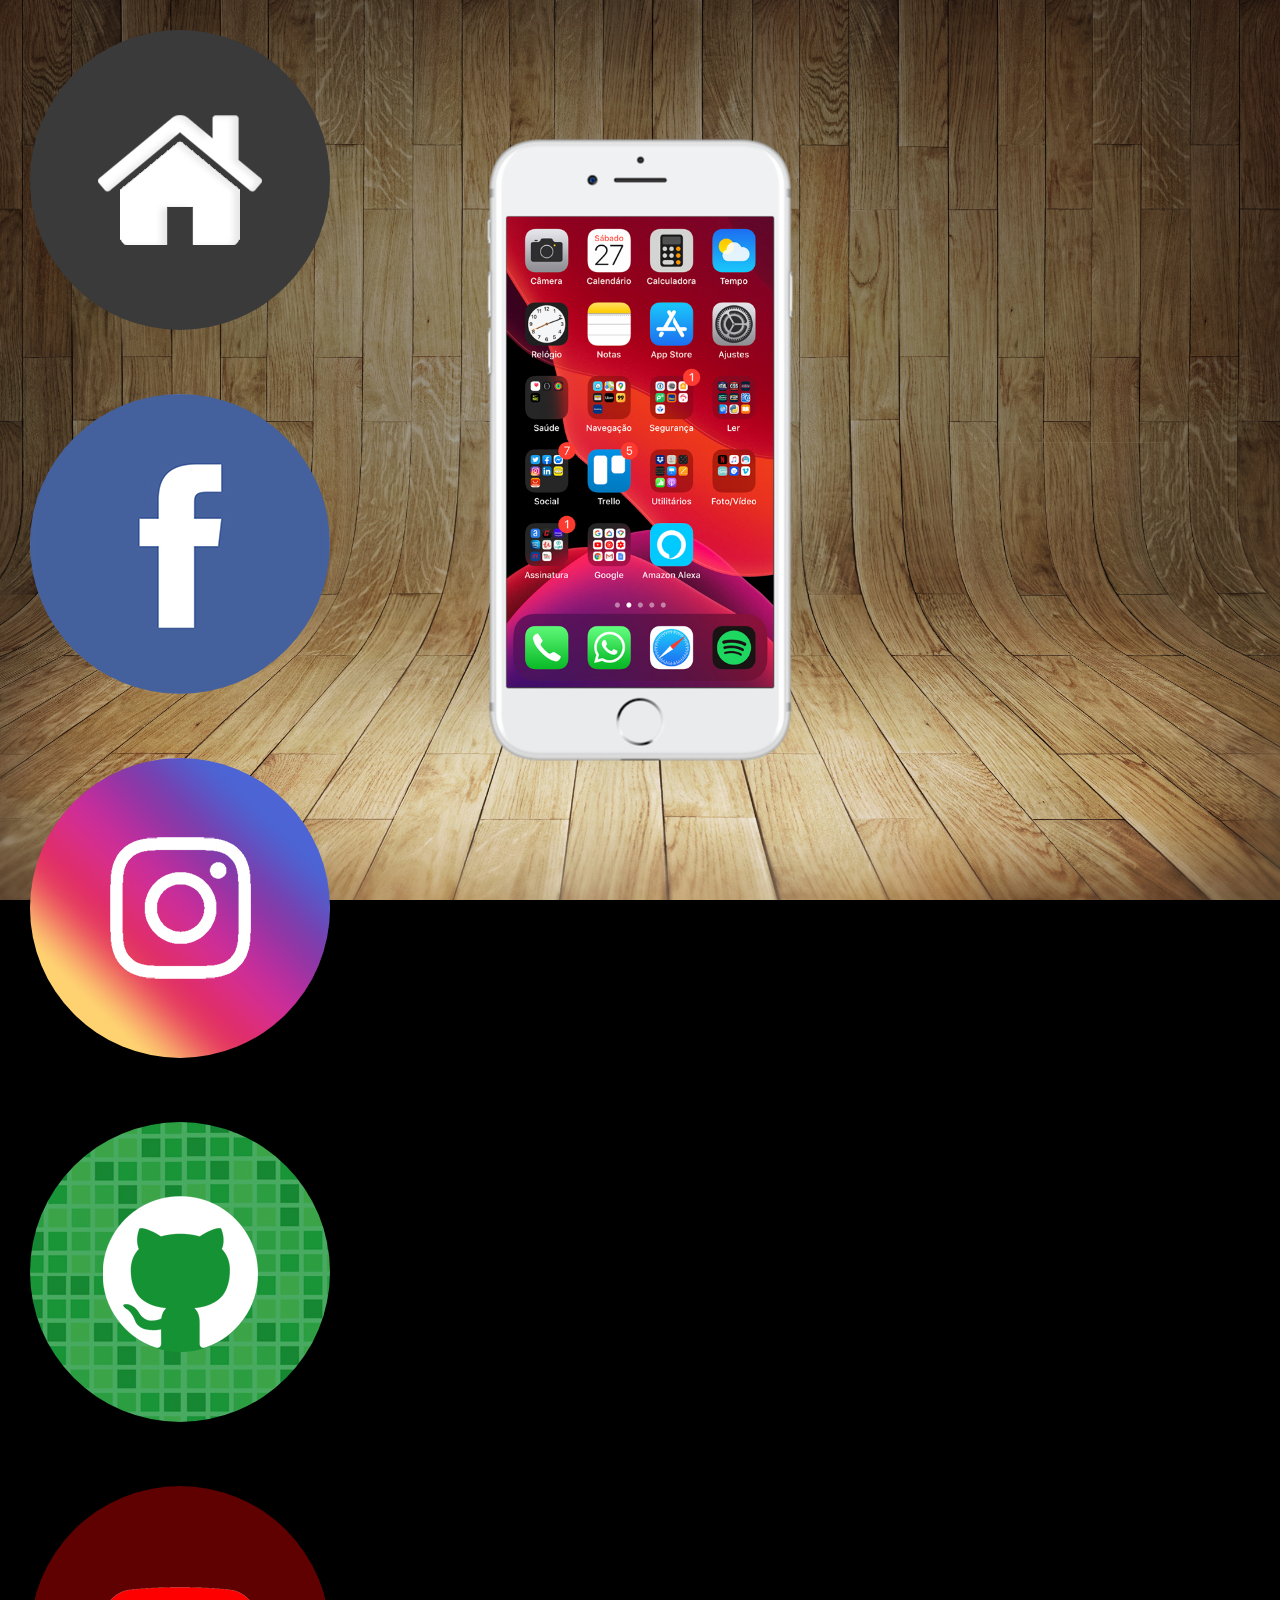
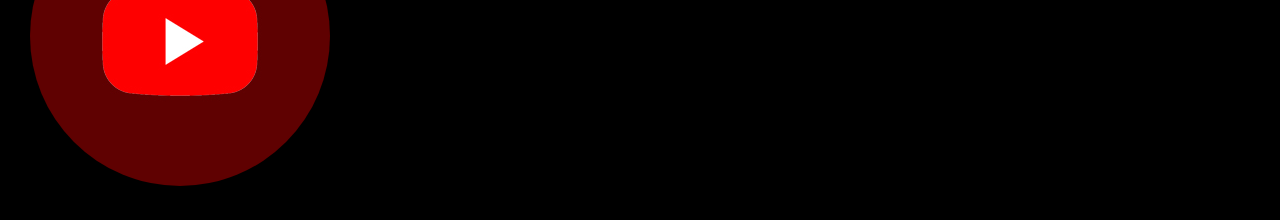
<file: index.html>
<!DOCTYPE html>
<html lang="pt-br">
<head>
    <meta charset="UTF-8">
    <meta name="viewport" content="width=device-width, initial-scale=1.0">
    <link rel="shortcut icon" href="imagens/favicon.ico" type="image/x-icon">
    <link rel="stylesheet" href="estilos/style.css">
    <title>Projeto Rede Sociais</title>
</head>
<body>
    <main>
        <section id="fone">
            <iframe src="home.html" id="tela" name="tela" frameborder="0">
                Seu arquivo não funcionou aqui... Tente outro <a href="https://www.google.com/intl/pt-BR/chrome/" target="_blank">navegador</a>!
            </iframe>
        </section>
        <section id="social">
            <a href="home.html" target="tela"><img src="imagens/logo-home.jpg" alt="Home"></a><br>
            <a href="facebook.html" target="tela"><img src="imagens/logo-facebook.jpg" alt="facebook"></a><br>
            <a href="instagram.html" target="tela"><img src="imagens/logo-instagram.jpg" alt="instagram"></a><br>
            <a href="github.html" target="tela"><img src="imagens/logo-github.jpg" alt="github"></a><br>
            <a href="youtube.html" target="tela"><img src="imagens/logo-youtube.jpg" alt="youtube"></a>
        </section>
    </main>
</body>
</html>
</file>
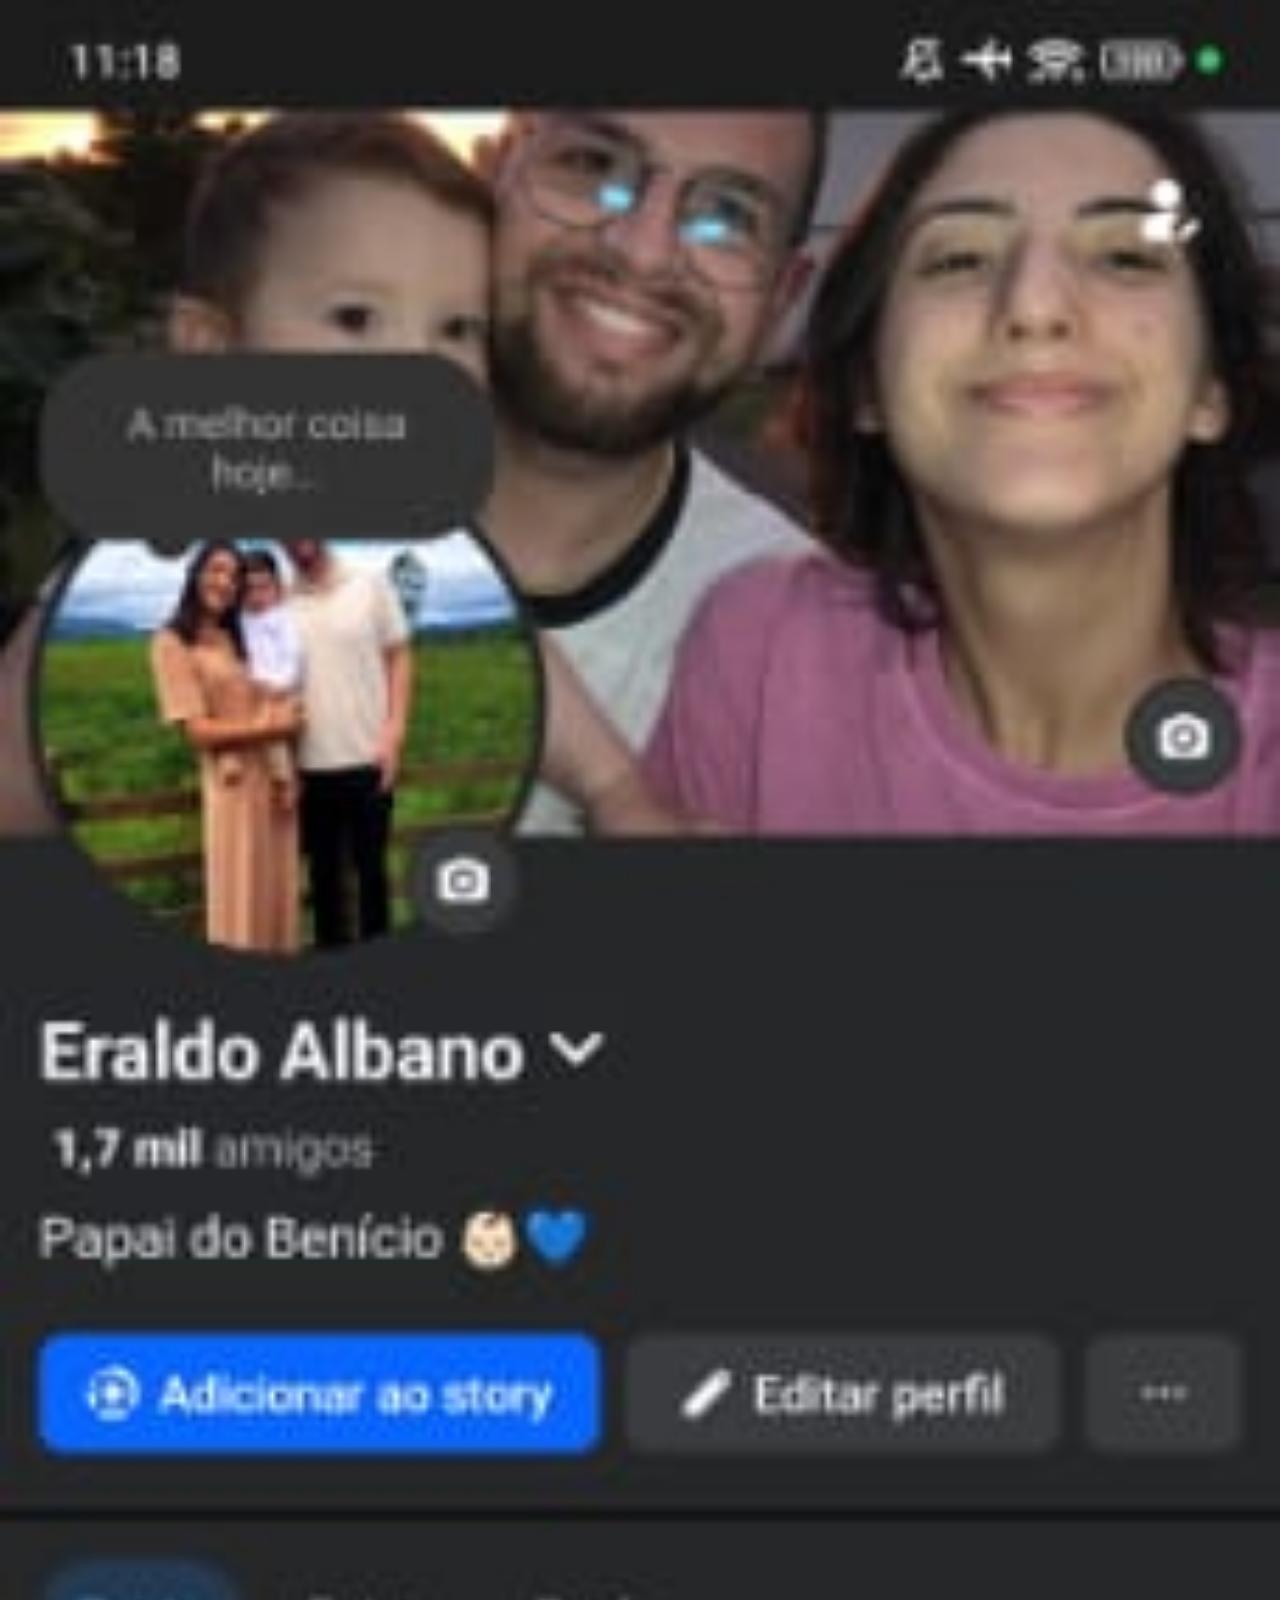
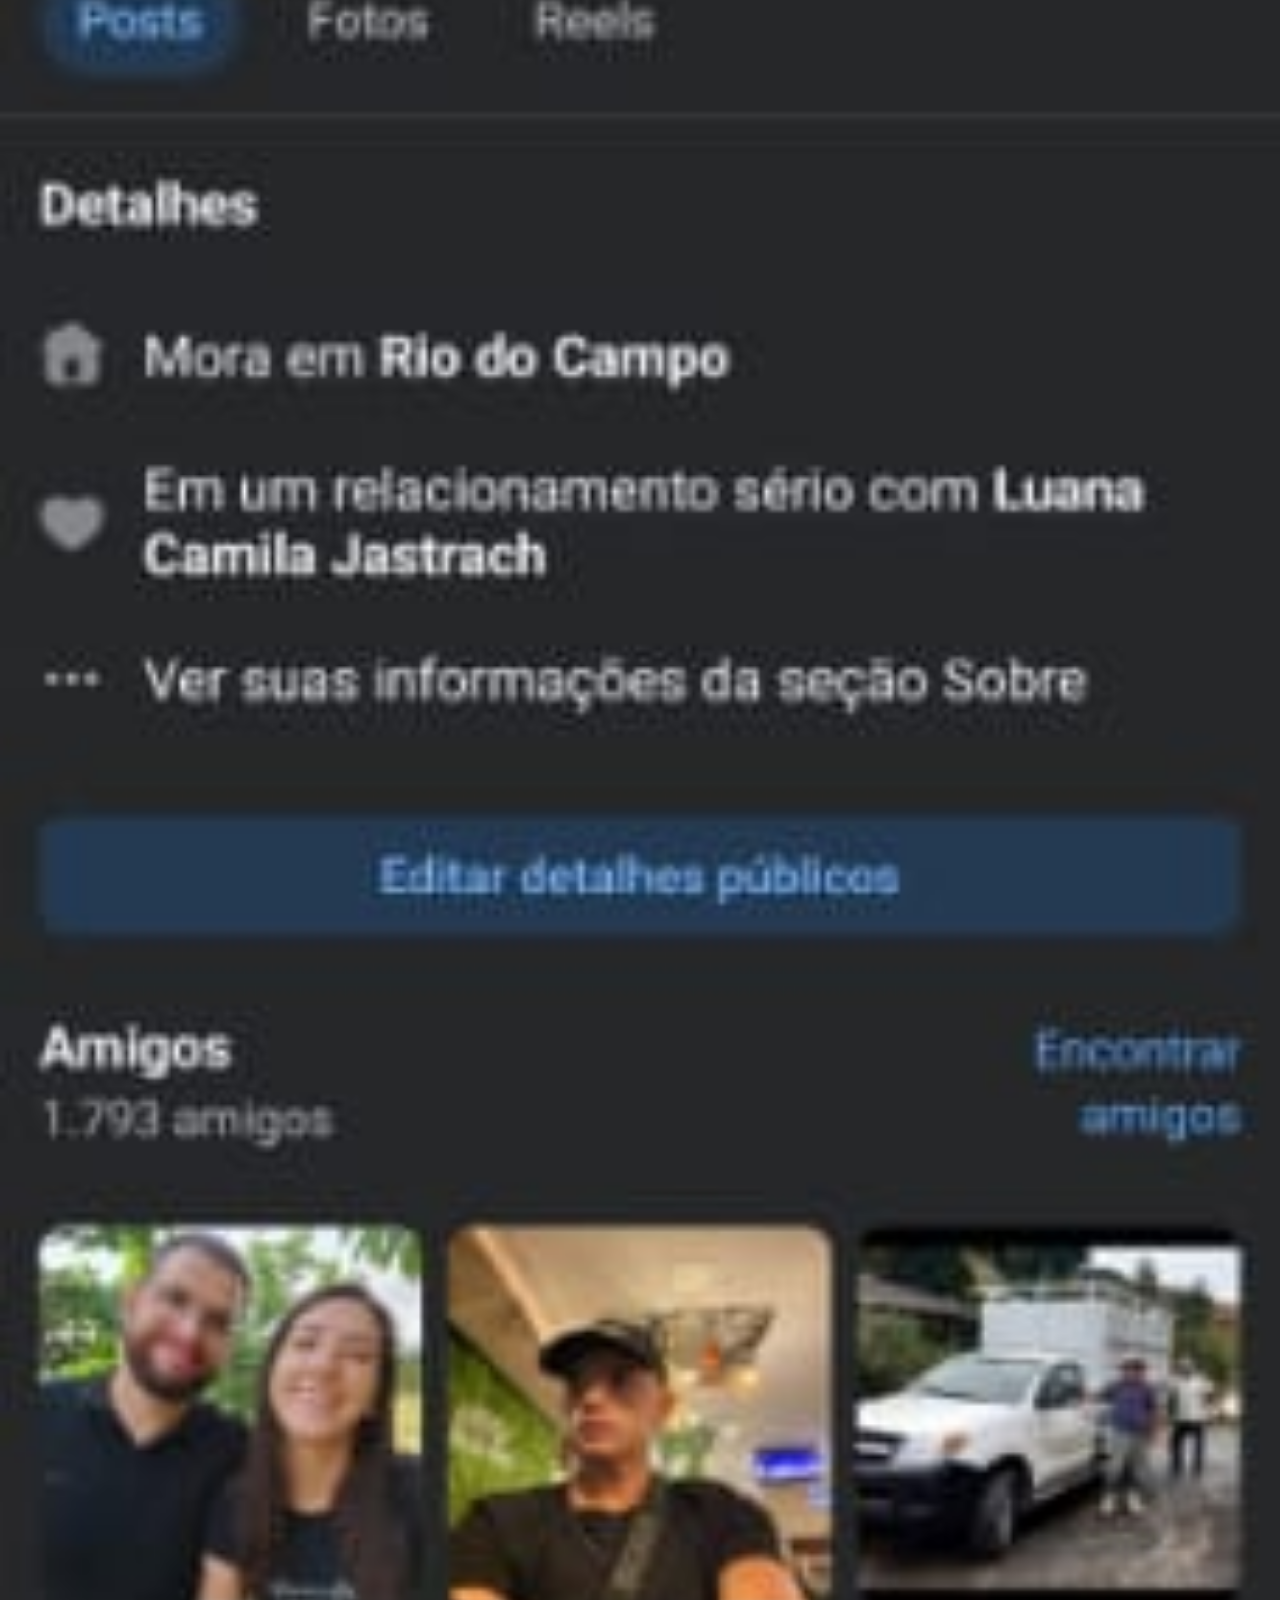
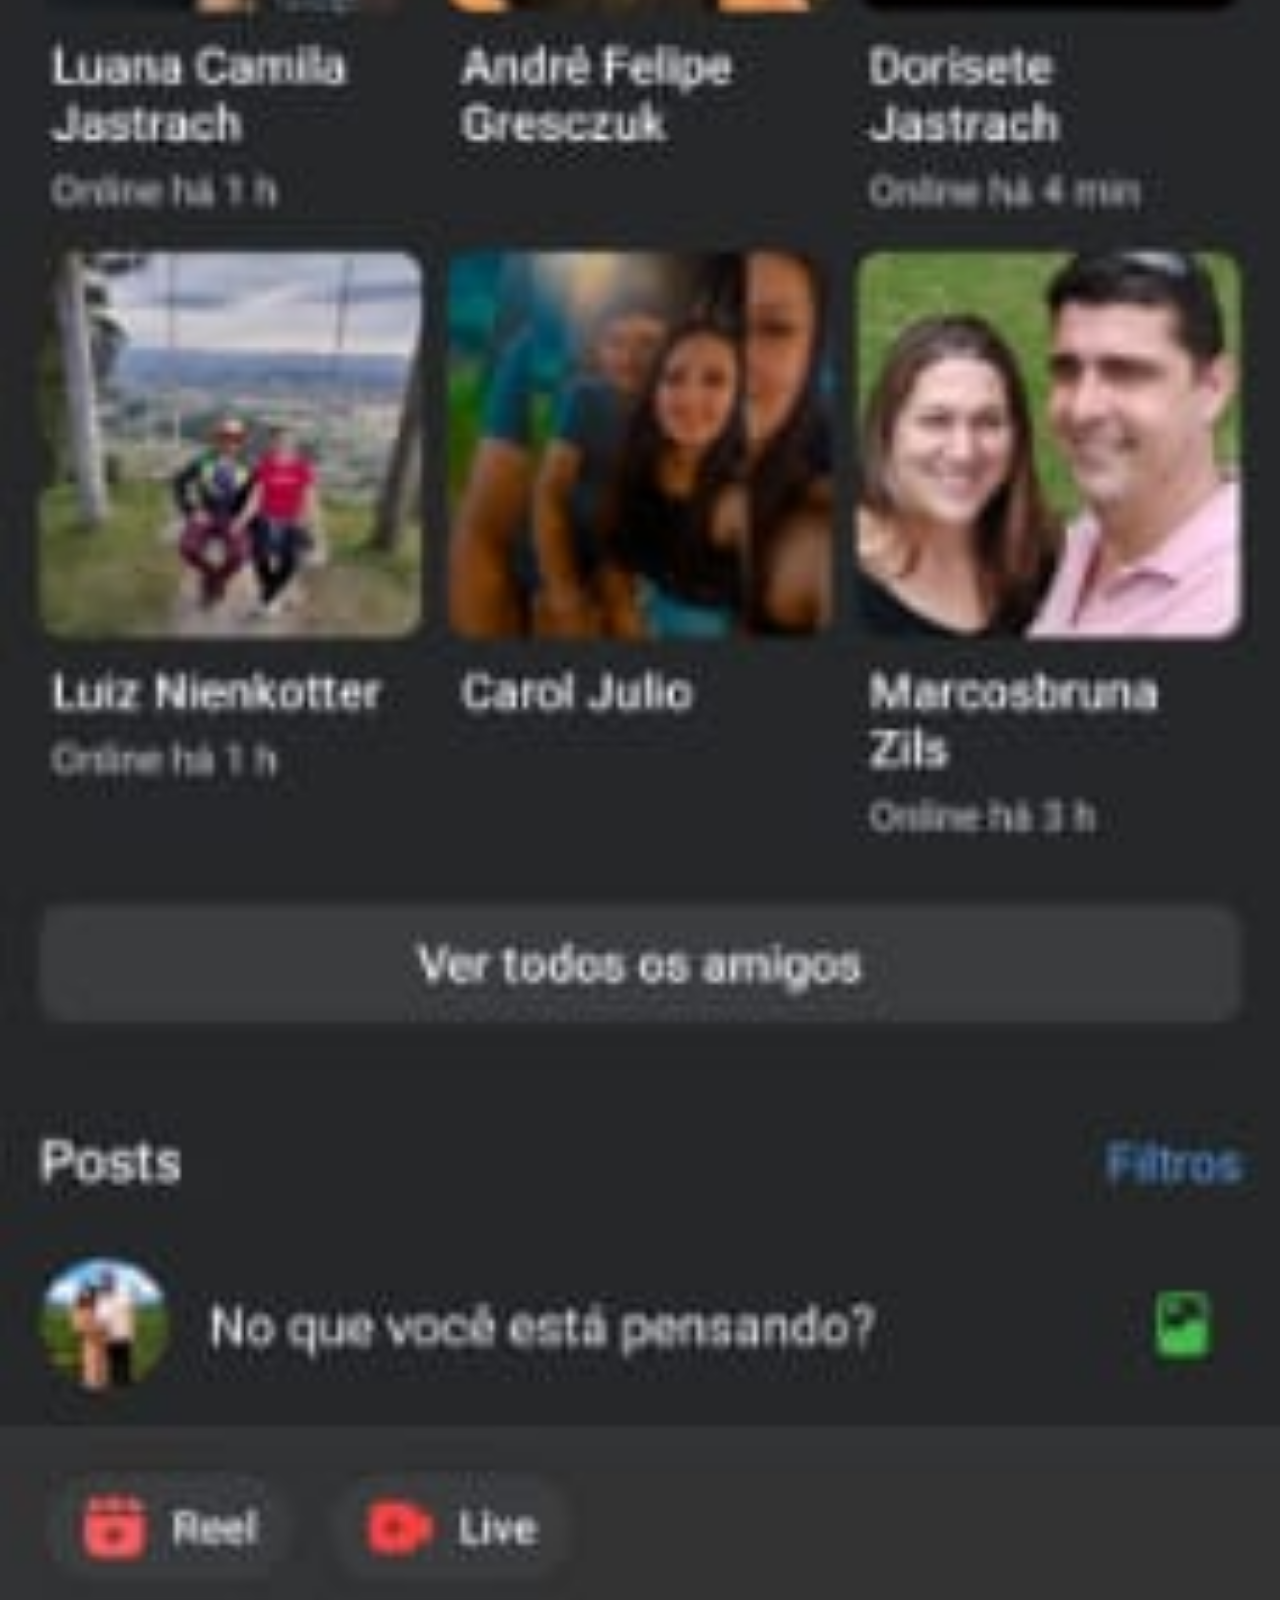
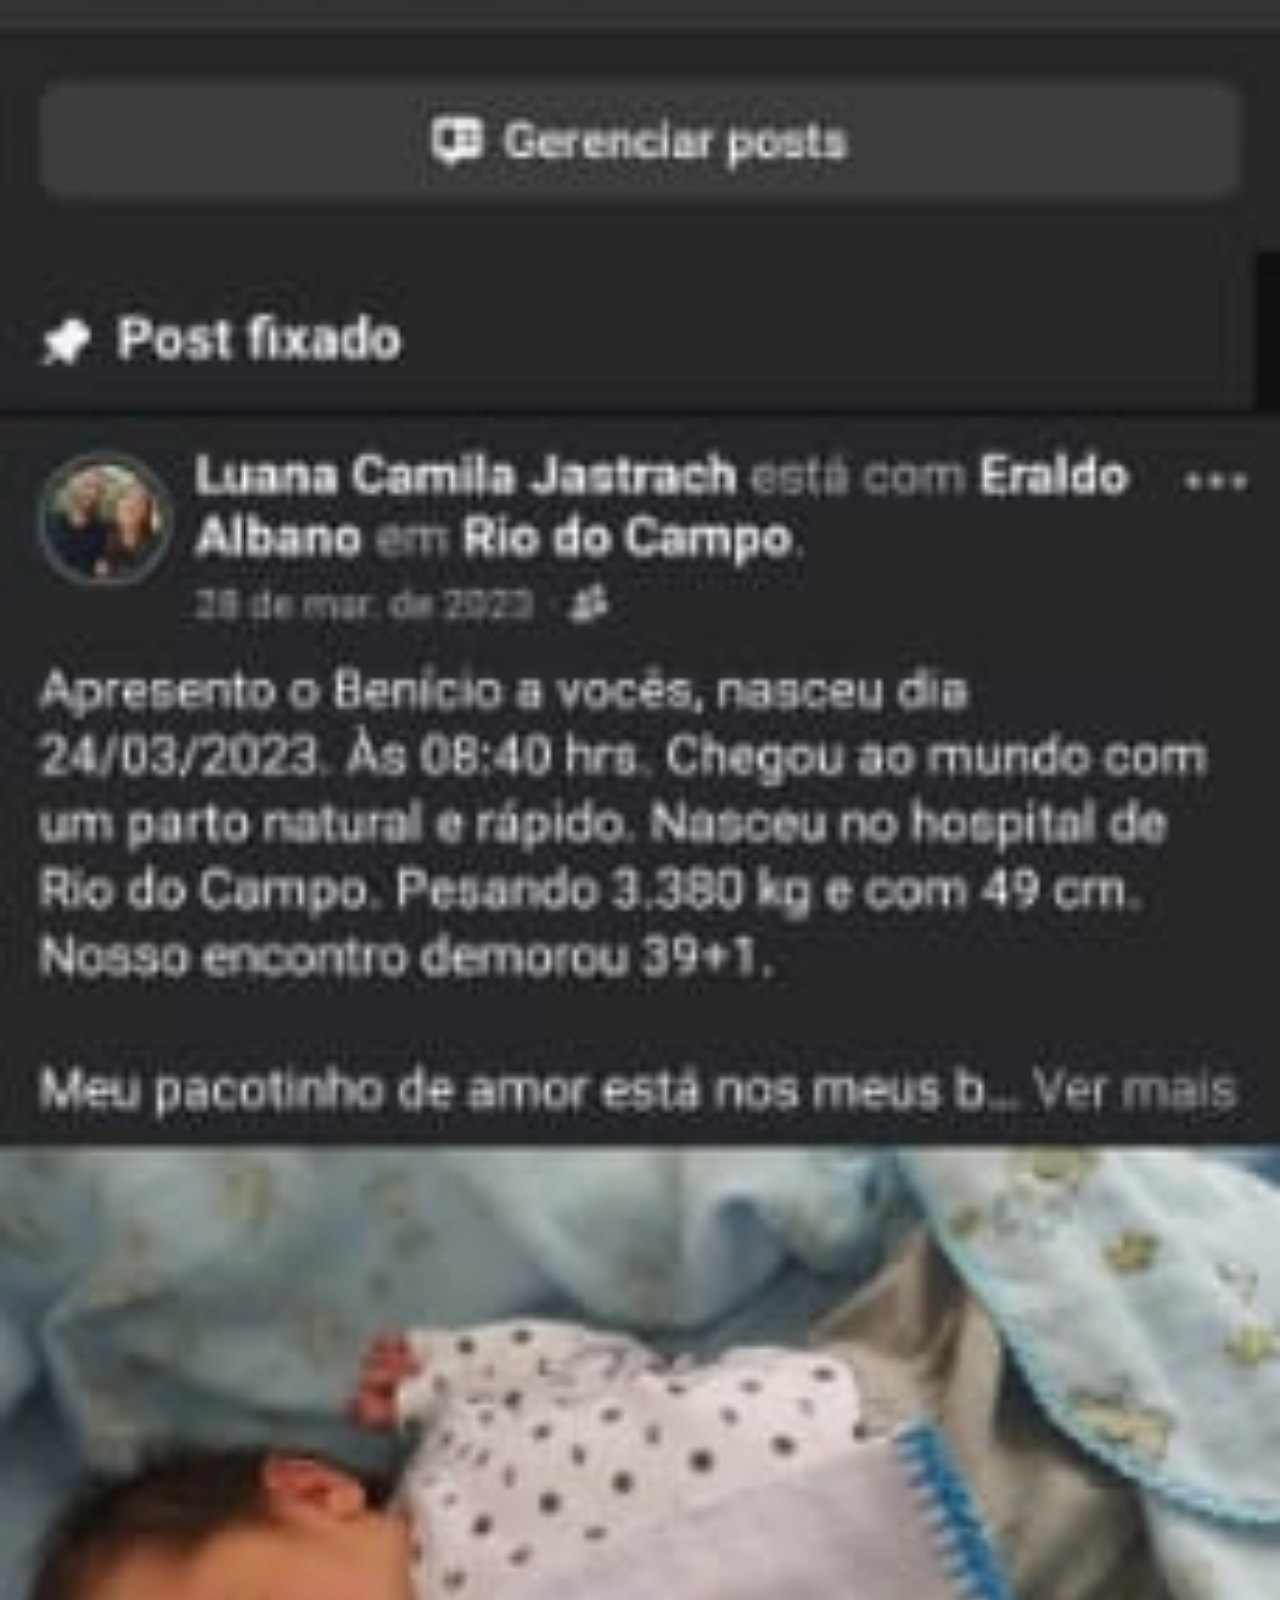
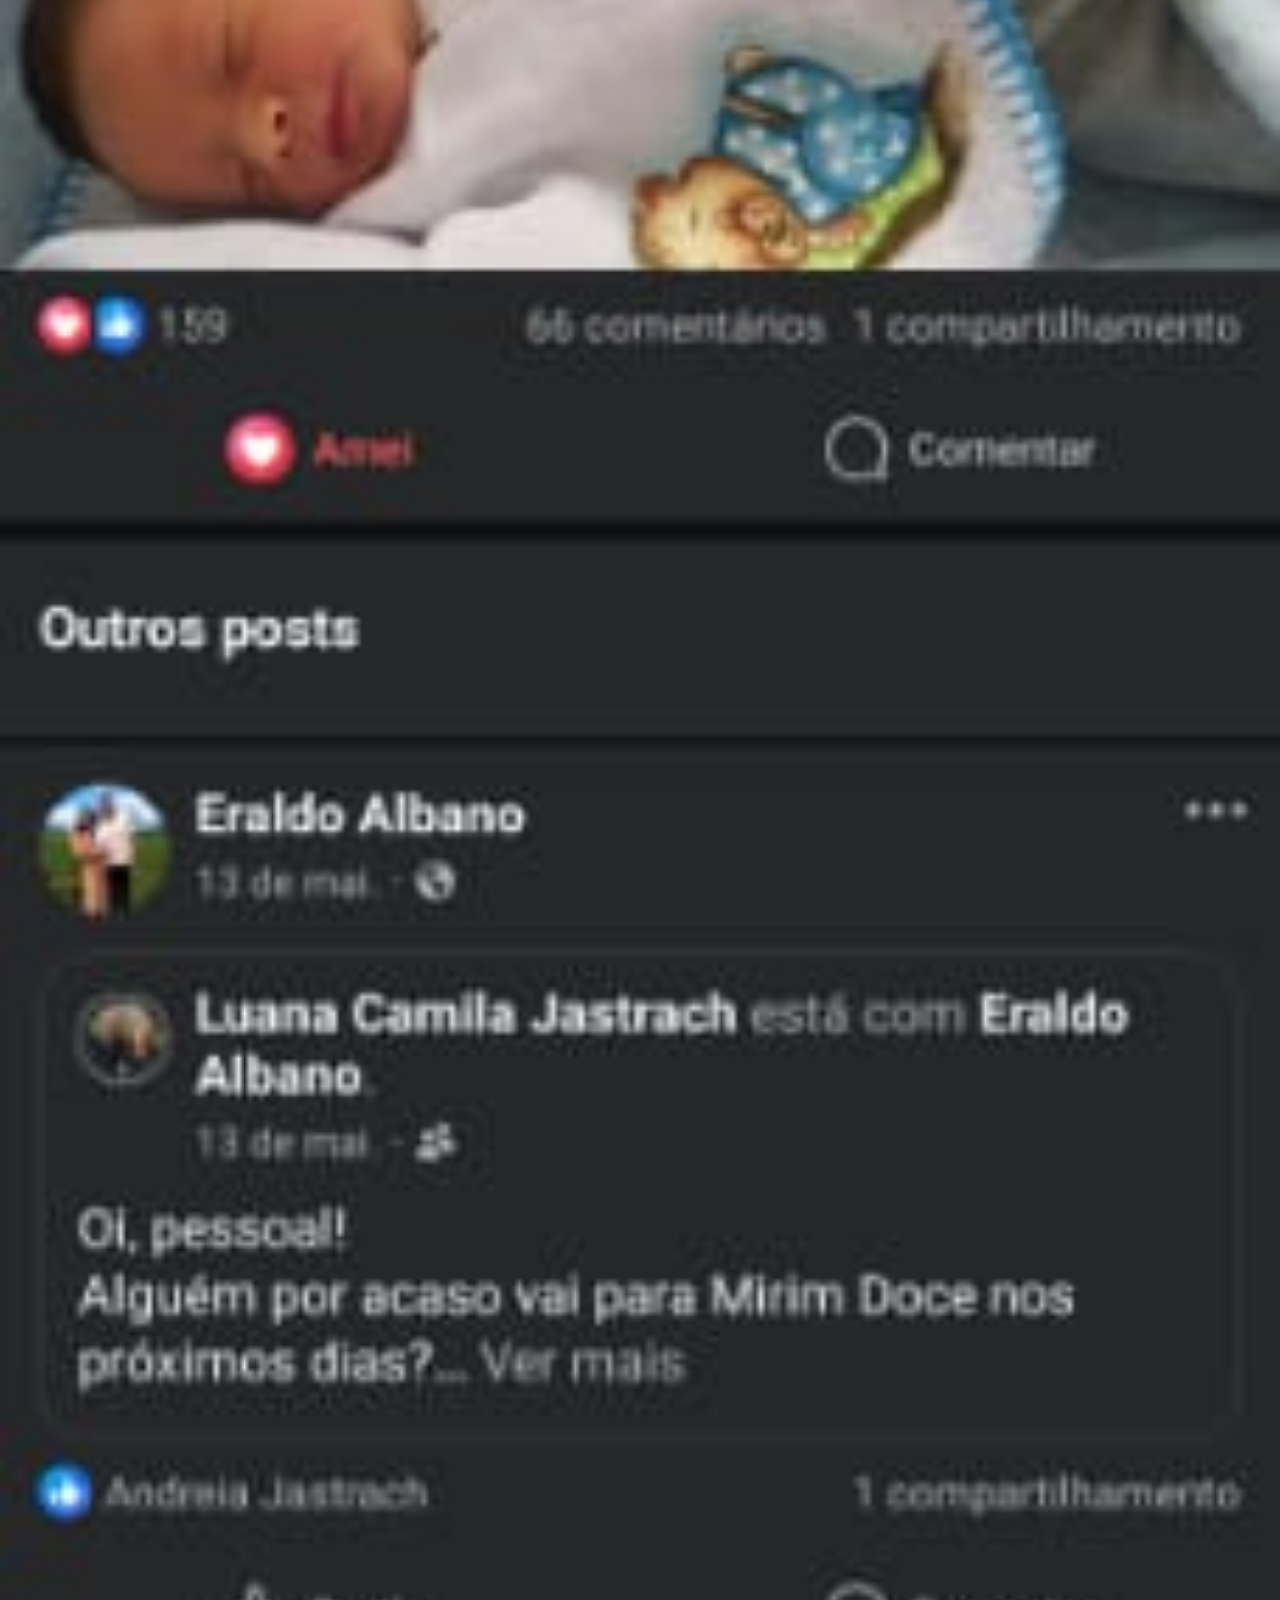
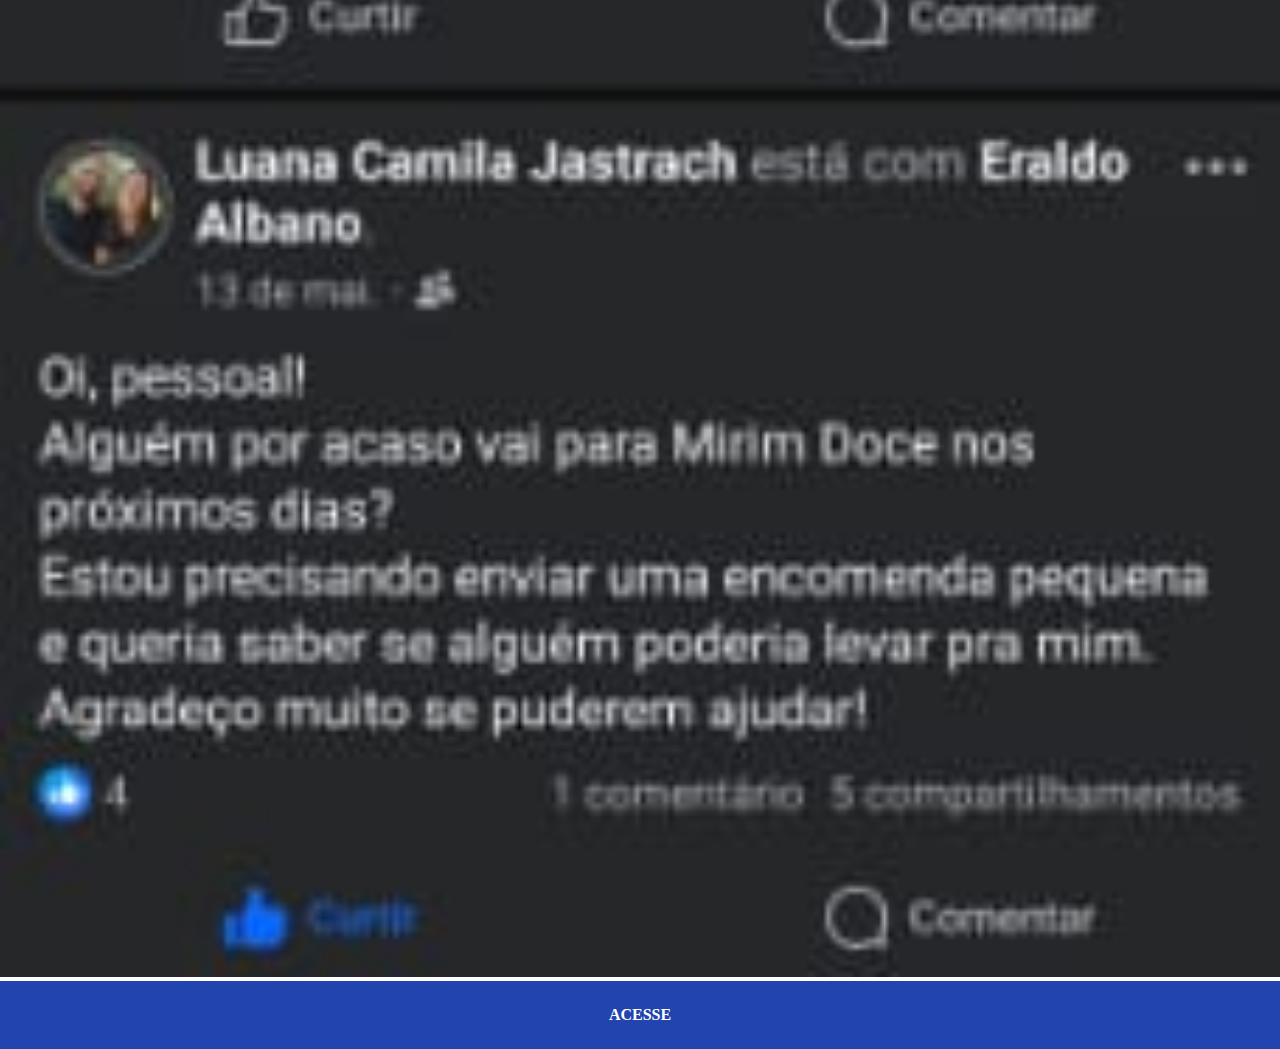
<file: facebook.html>
<!DOCTYPE html>
<html lang="pt-br">
<head>
    <meta charset="UTF-8">
    <meta name="viewport" content="width=device-width, initial-scale=1.0">
    <link rel="stylesheet" href="estilos/redes.css">
    <title>facebook</title>
</head>
<body>
    <img src="imagens/facebook.jpg" alt="facebook">
    <a href="https://www.facebook.com/?locale=pt_BR" target="_blank">ACESSE</a>
</body>
</html>
</file>
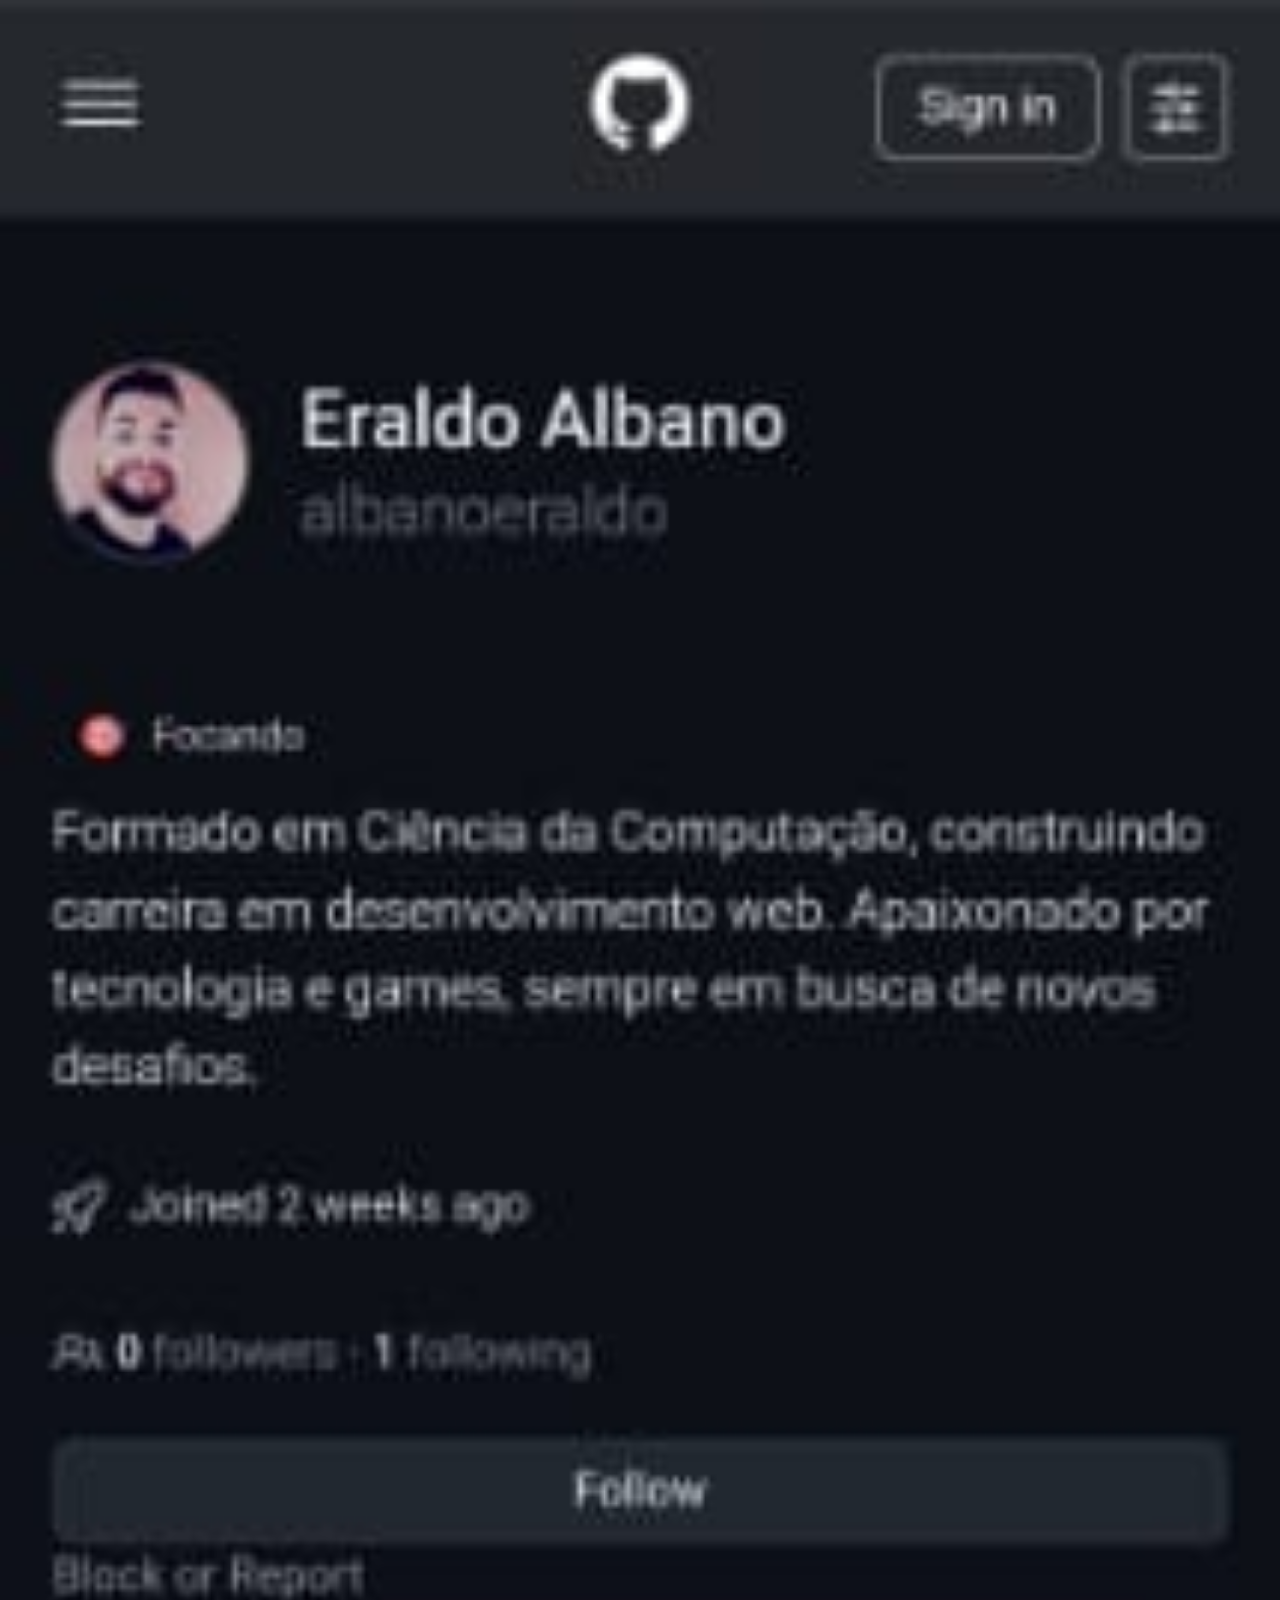
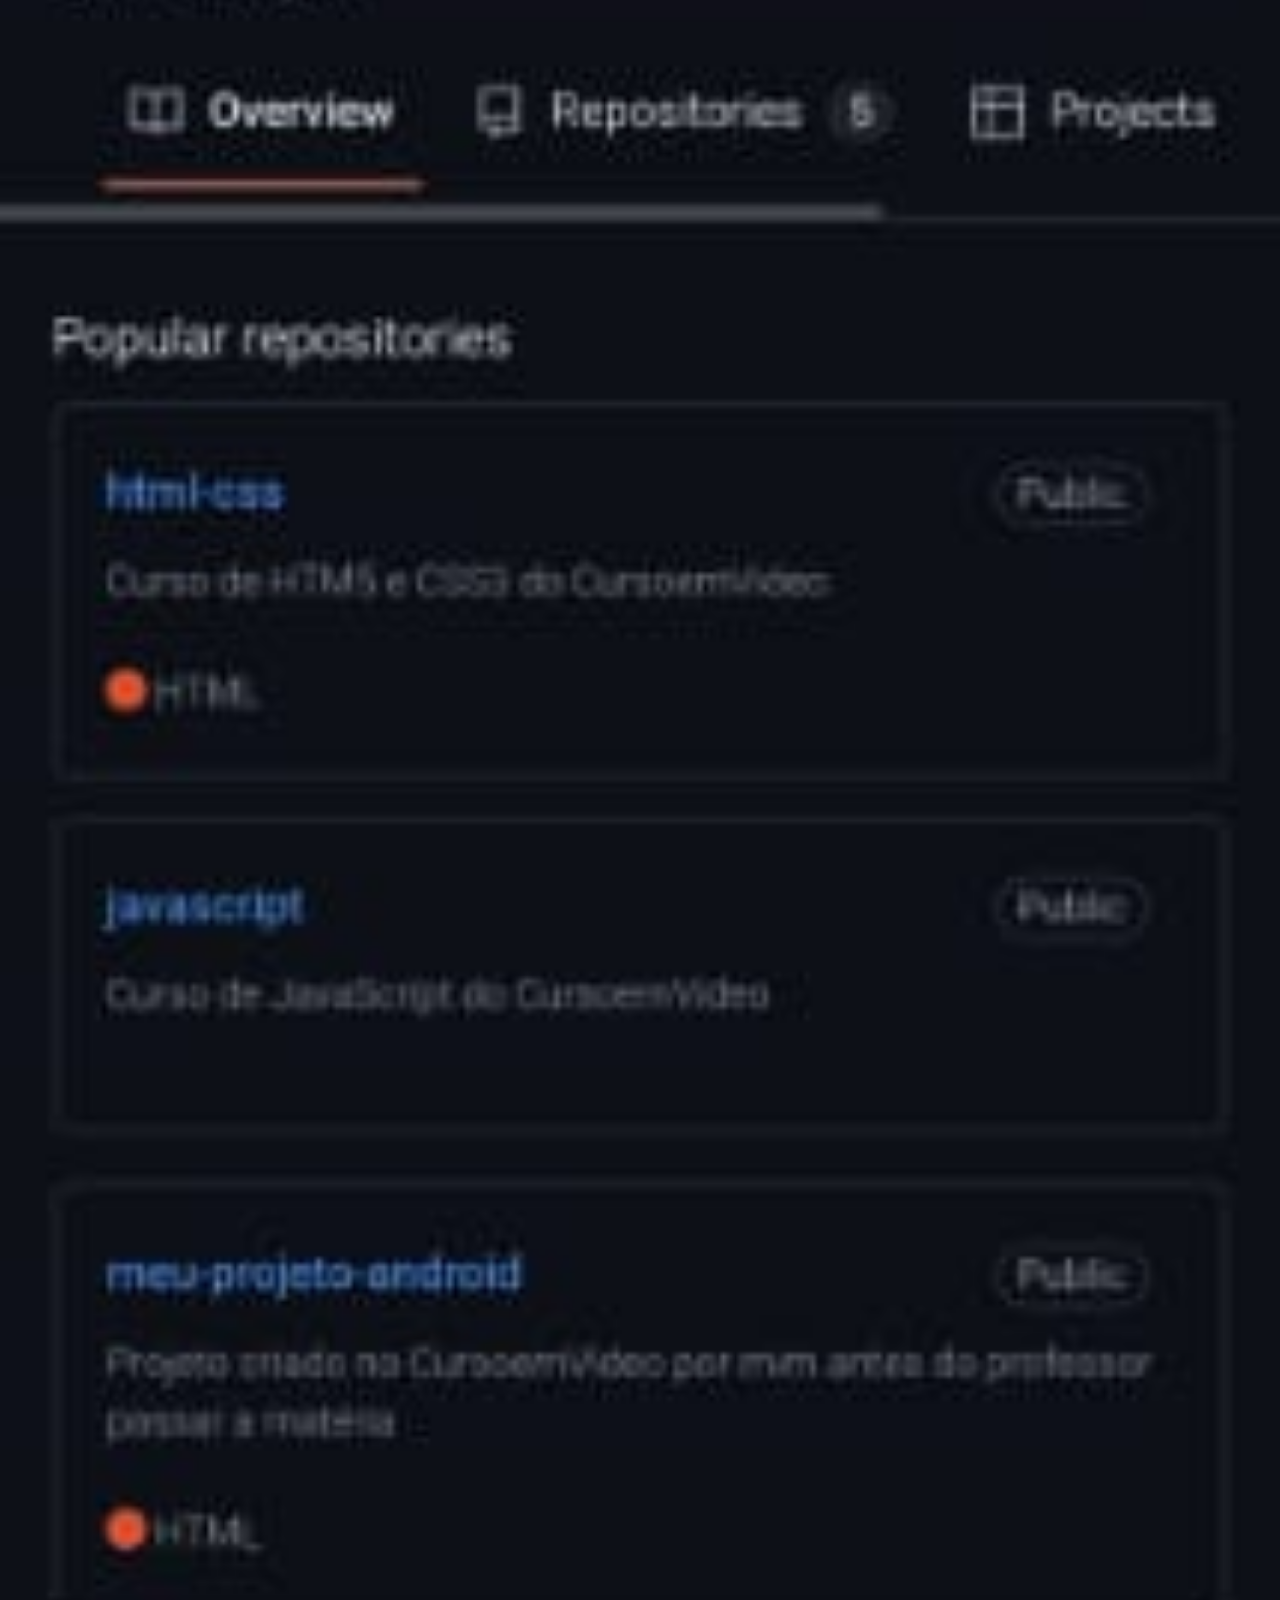
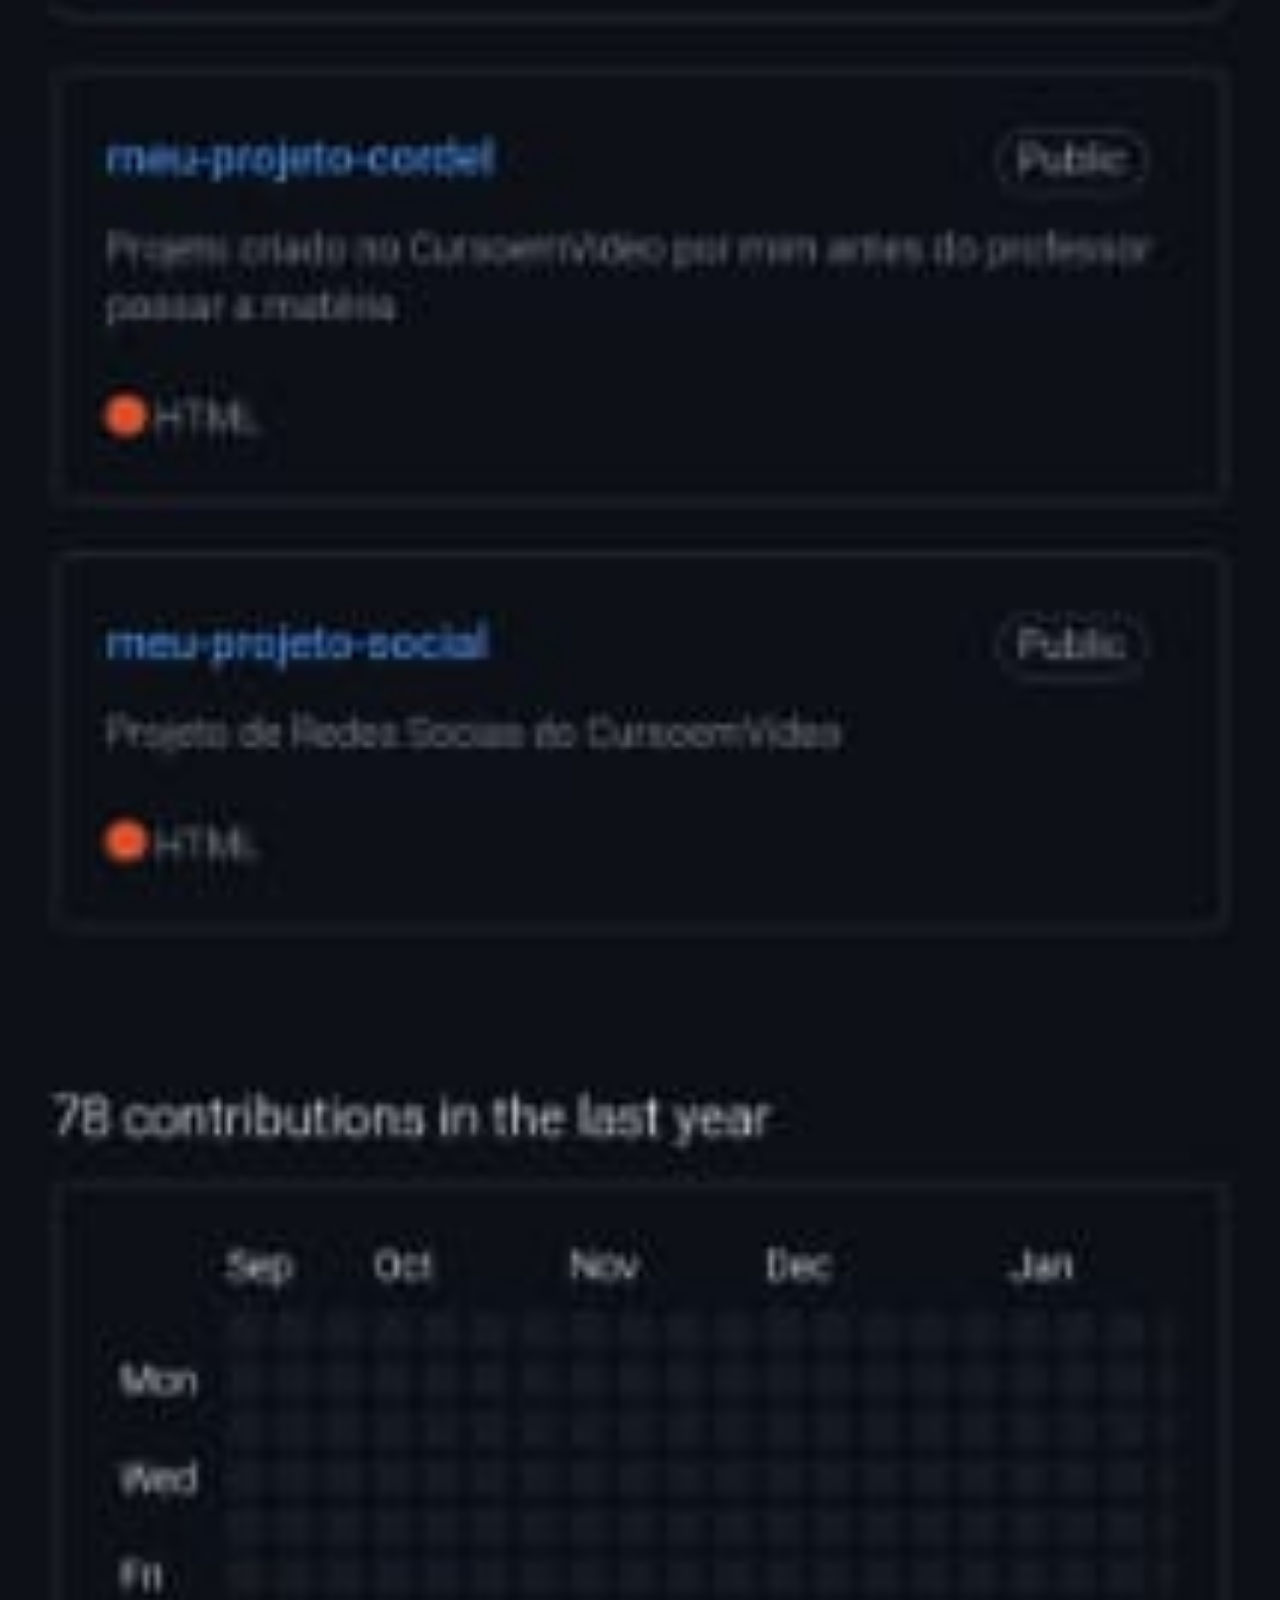
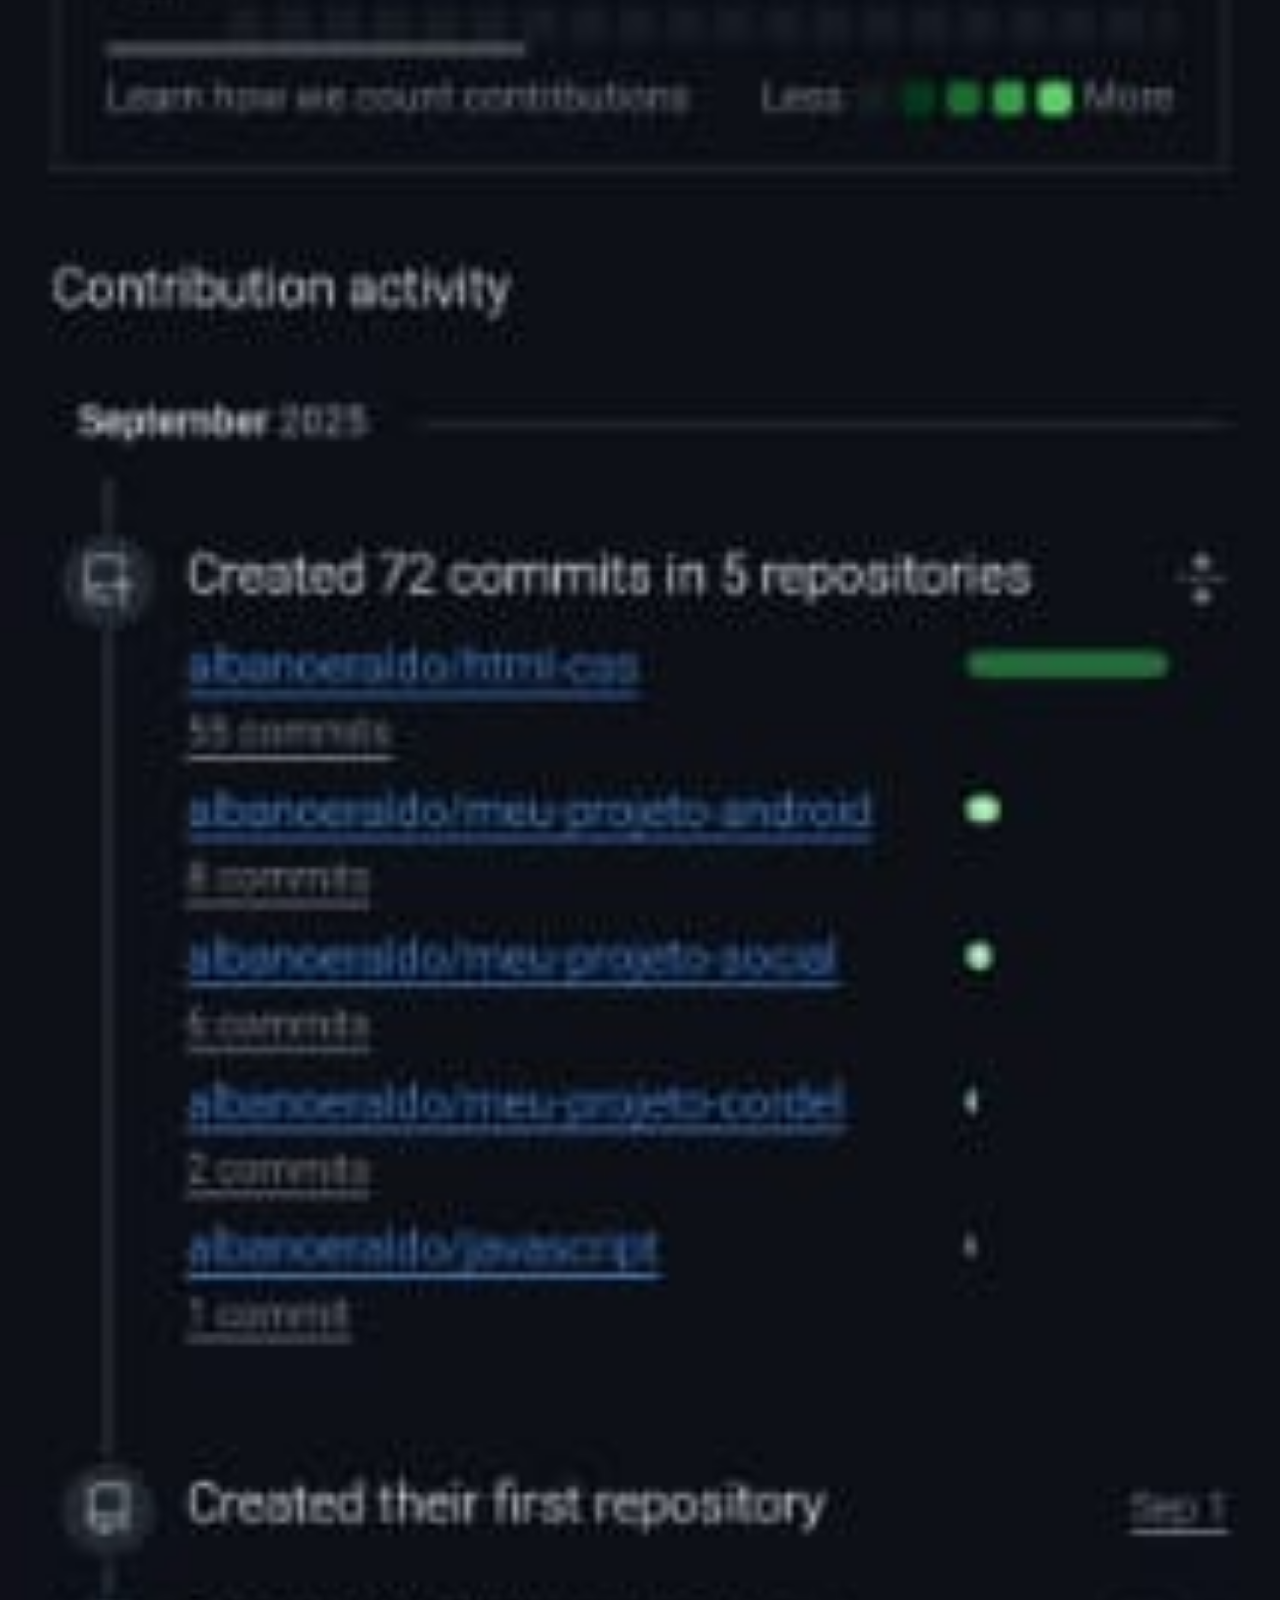
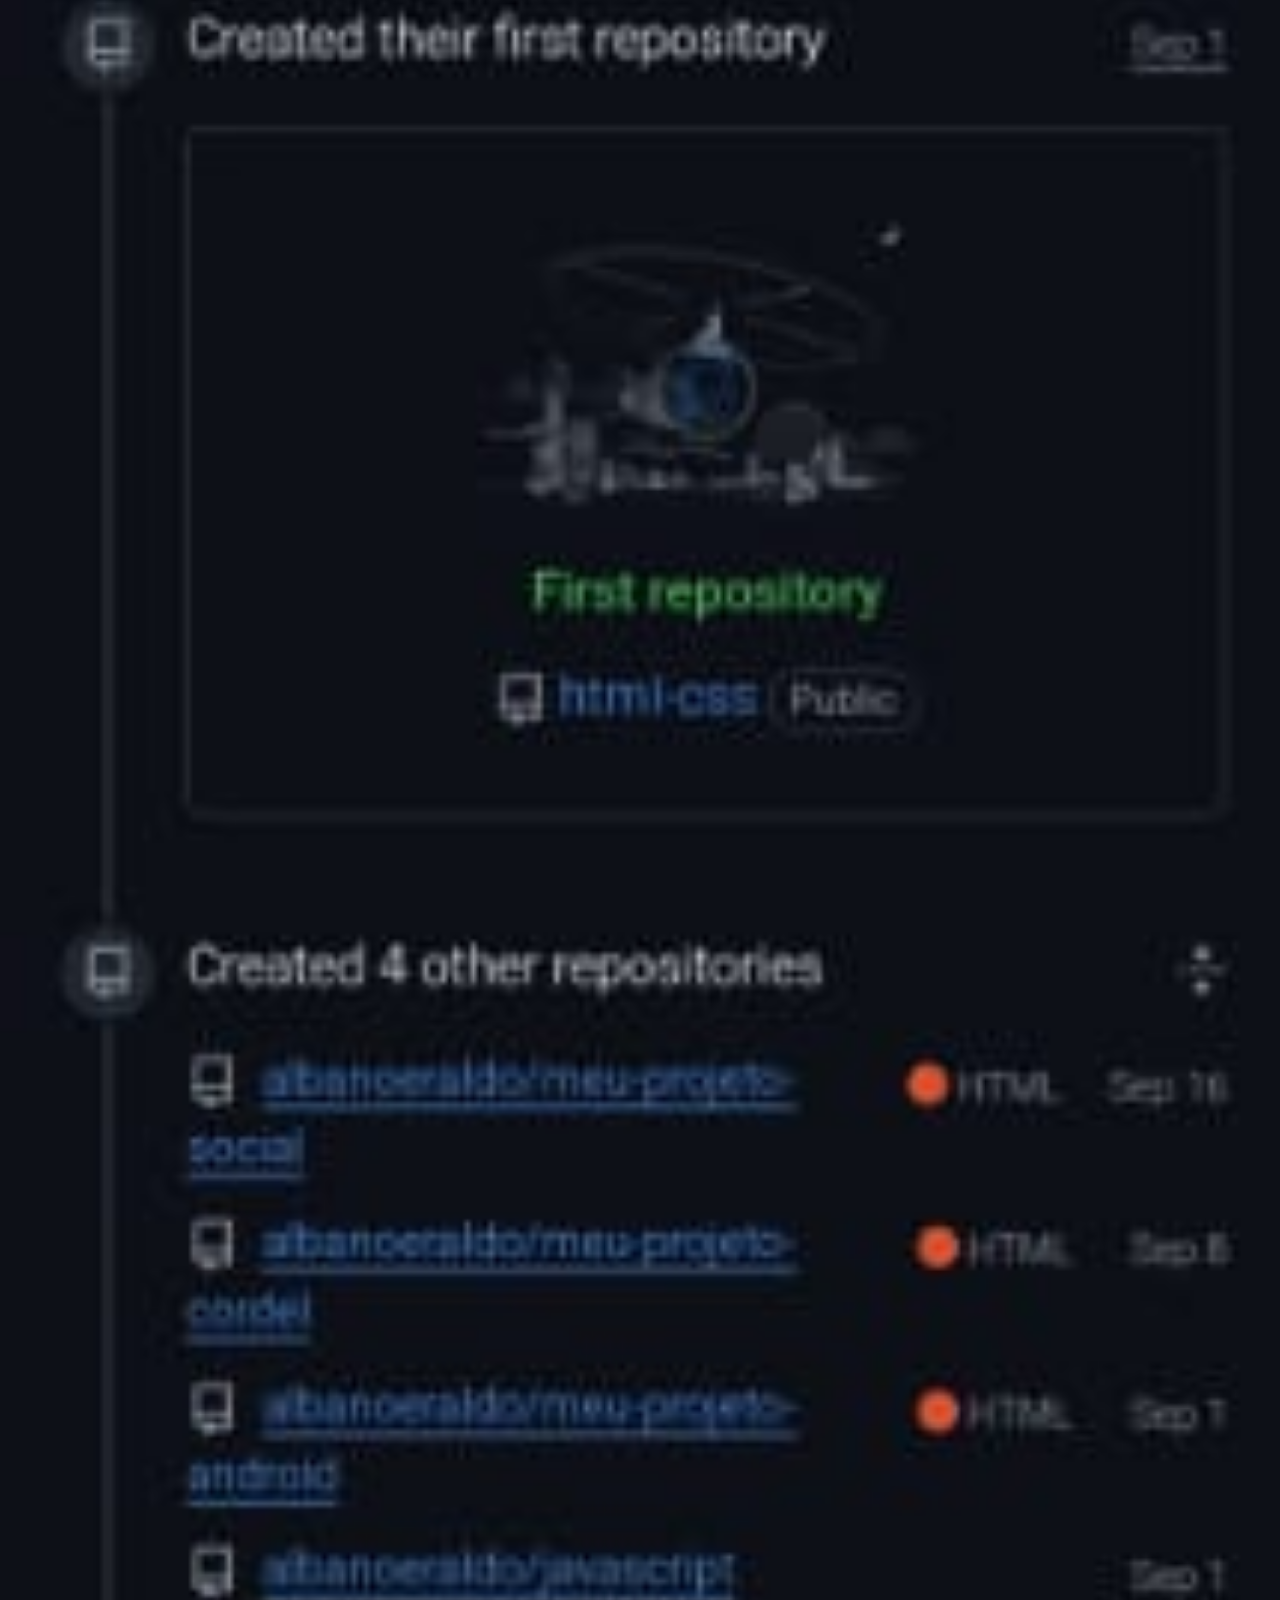
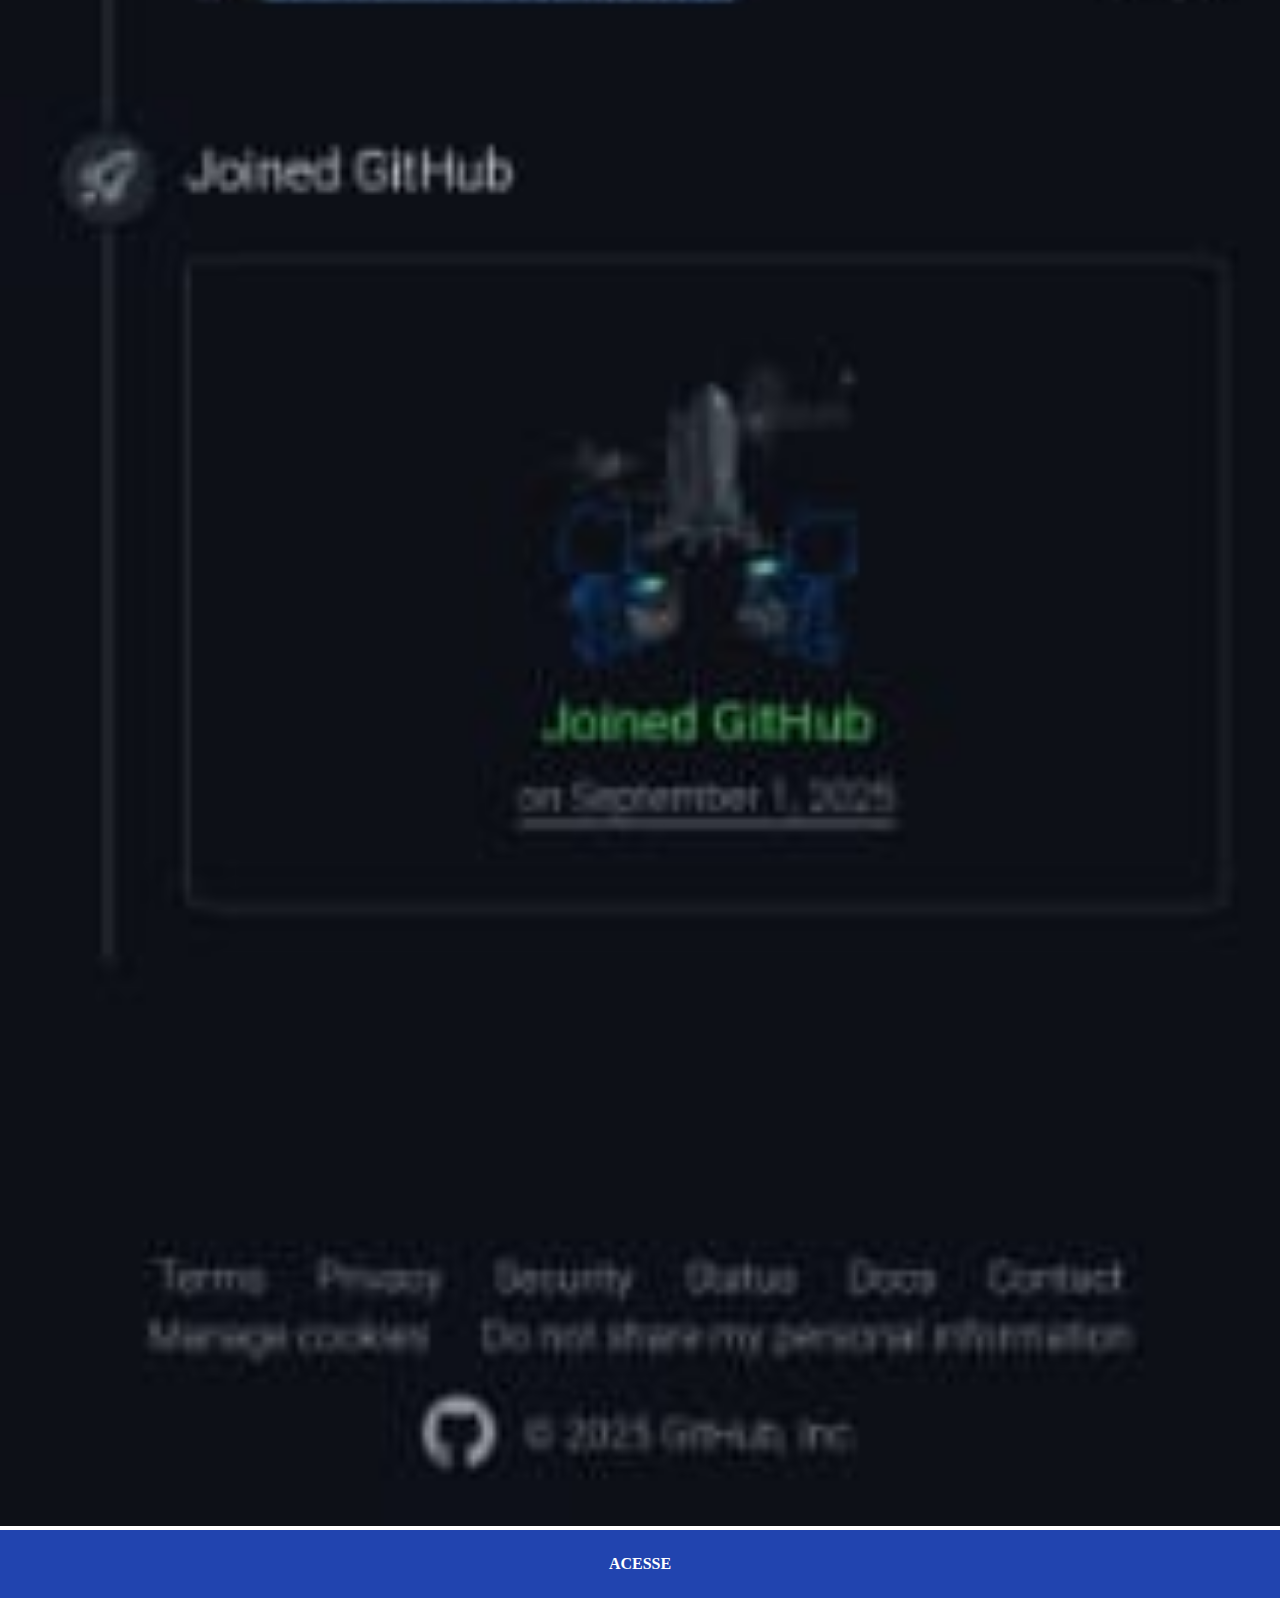
<file: github.html>
<!DOCTYPE html>
<html lang="pt-br">
<head>
    <meta charset="UTF-8">
    <meta name="viewport" content="width=device-width, initial-scale=1.0">
    <link rel="stylesheet" href="estilos/redes.css">
    <title>github</title>
</head>
<body>
    <img src="imagens/github.jpg" alt="github">
    <a href="https://github.com/albanoeraldo" target="_blank">ACESSE</a>
</body>
</html>
</file>
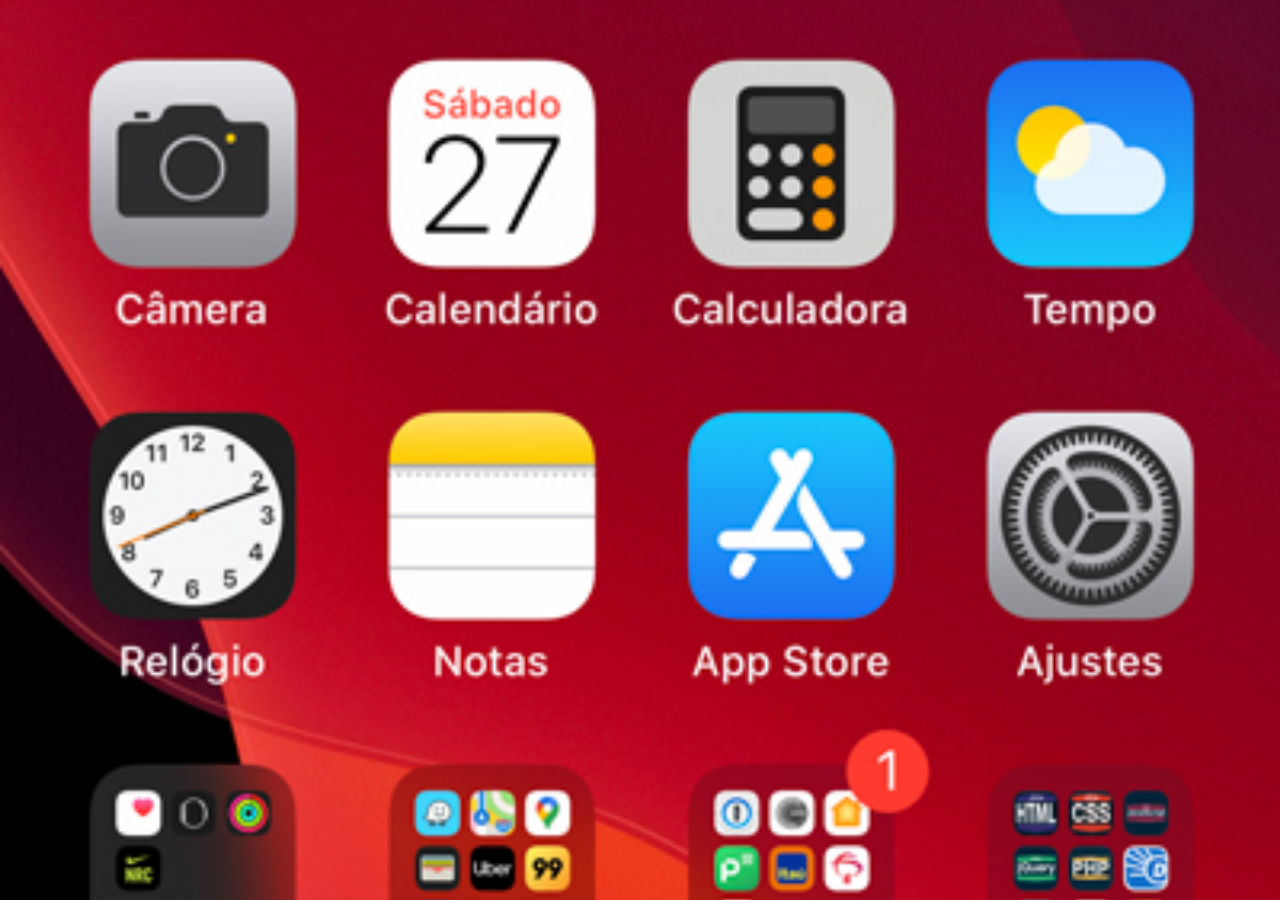
<file: home.html>
<!DOCTYPE html>
<html lang="pt-br">
<head>
    <meta charset="UTF-8">
    <meta name="viewport" content="width=device-width, initial-scale=1.0">
    <title>Home</title>
    <style>
        * {
            margin: 0px;
            padding: 0px;
        }

        body {
            background-color: black;
            background: url('imagens/tela-home.jpg');
            background-position: top center;
            background-size: cover;
        }
    </style>
</head>
<body>
    
</body>
</html>
</file>
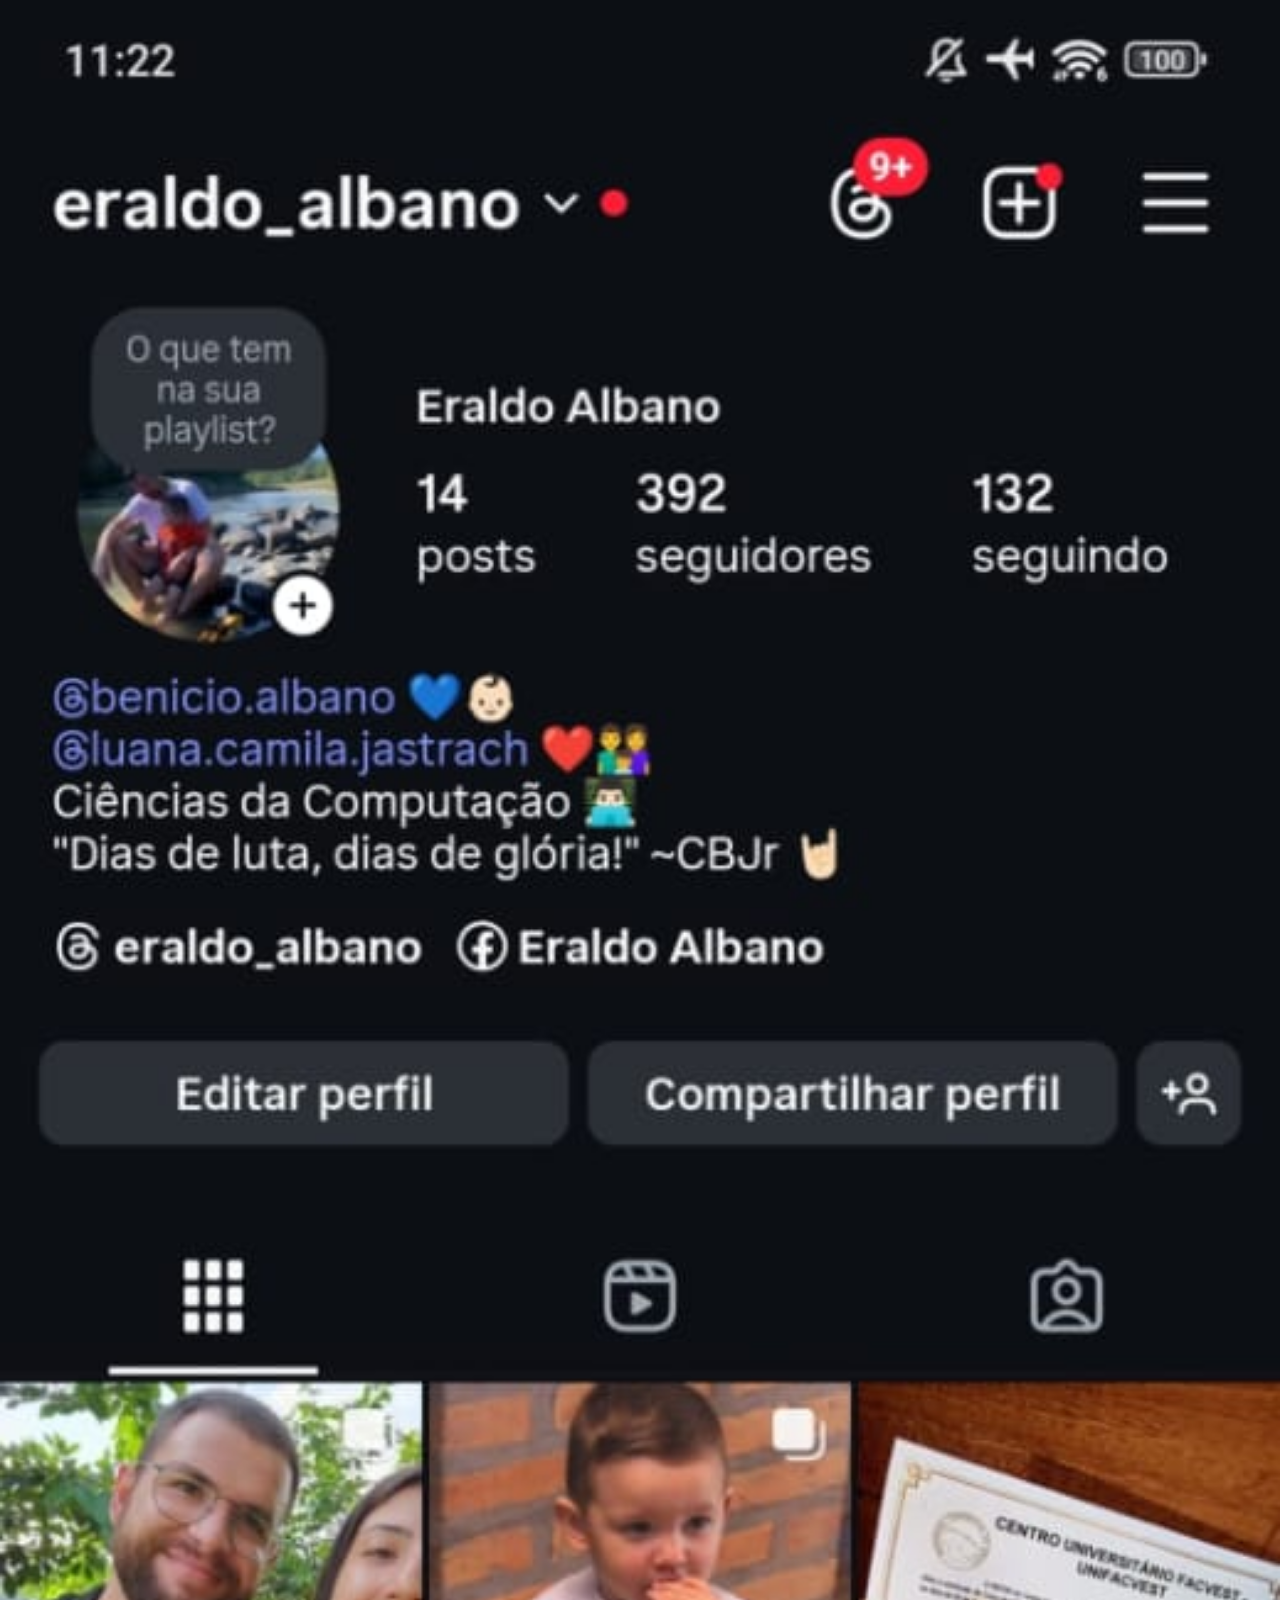
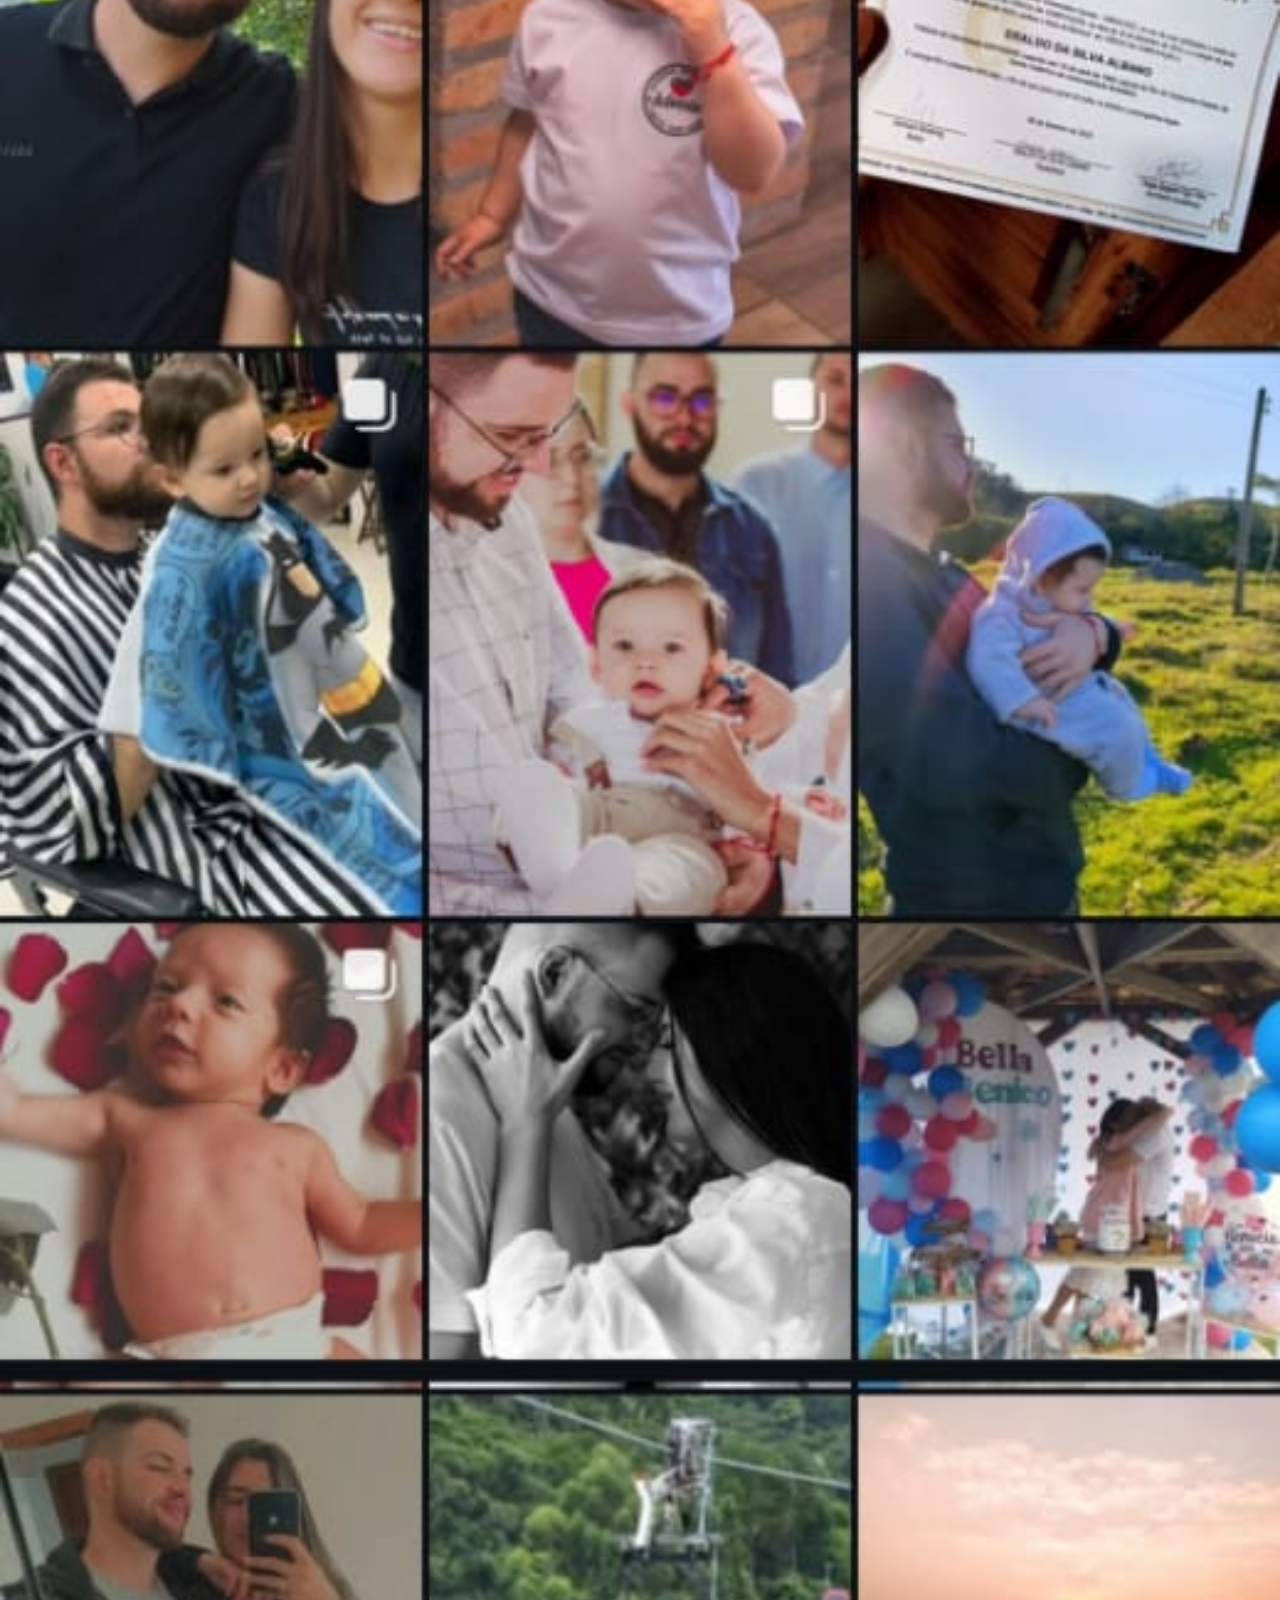
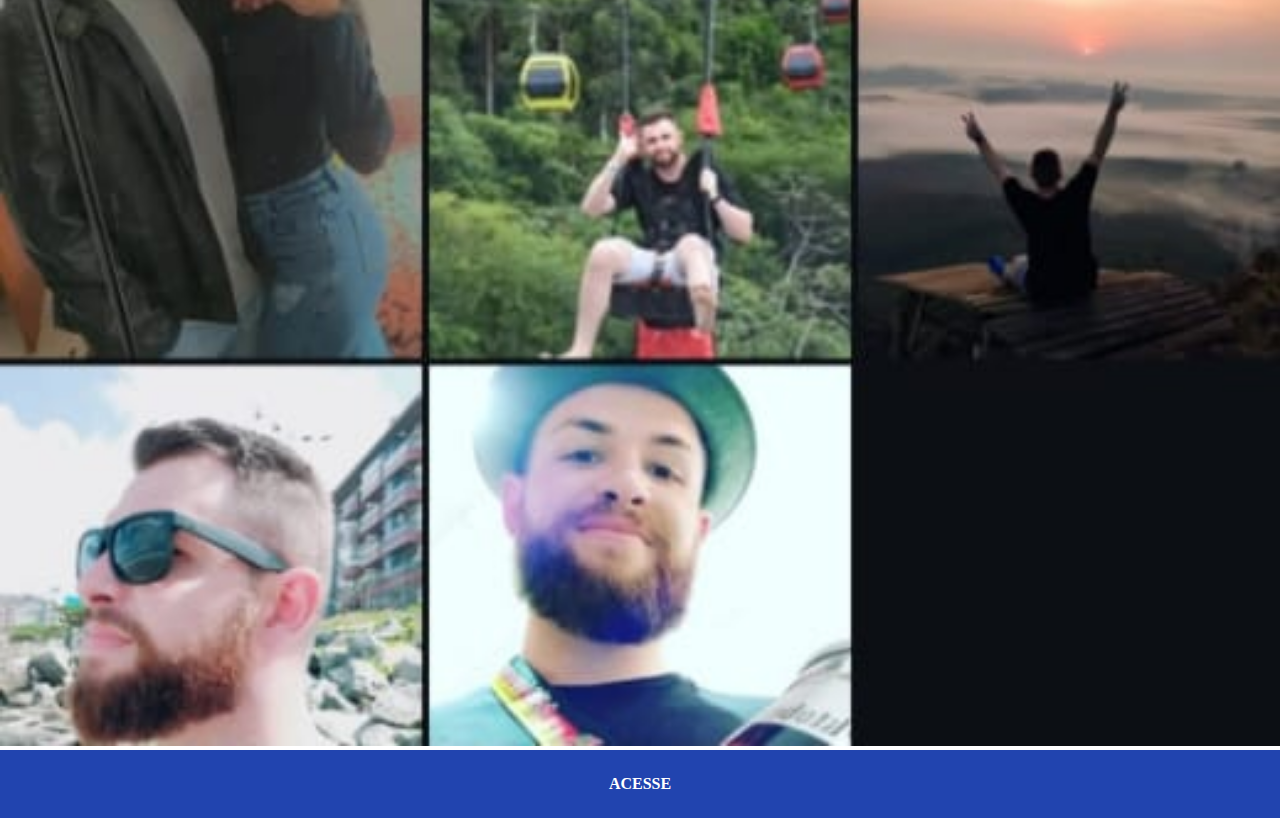
<file: instagram.html>
<!DOCTYPE html>
<html lang="pt-br">
<head>
    <meta charset="UTF-8">
    <meta name="viewport" content="width=device-width, initial-scale=1.0">
    <link rel="stylesheet" href="estilos/redes.css">
    <title>Instagam</title>
</head>
<body>
    <img src="imagens/instragram.jpg" alt="instagram">
    <a href="https://www.instagram.com/eraldo_albano/?igsh=a2phOTVsOTNrNzg%3D#" target="_blank">ACESSE</a>
</body>
</html>
</file>
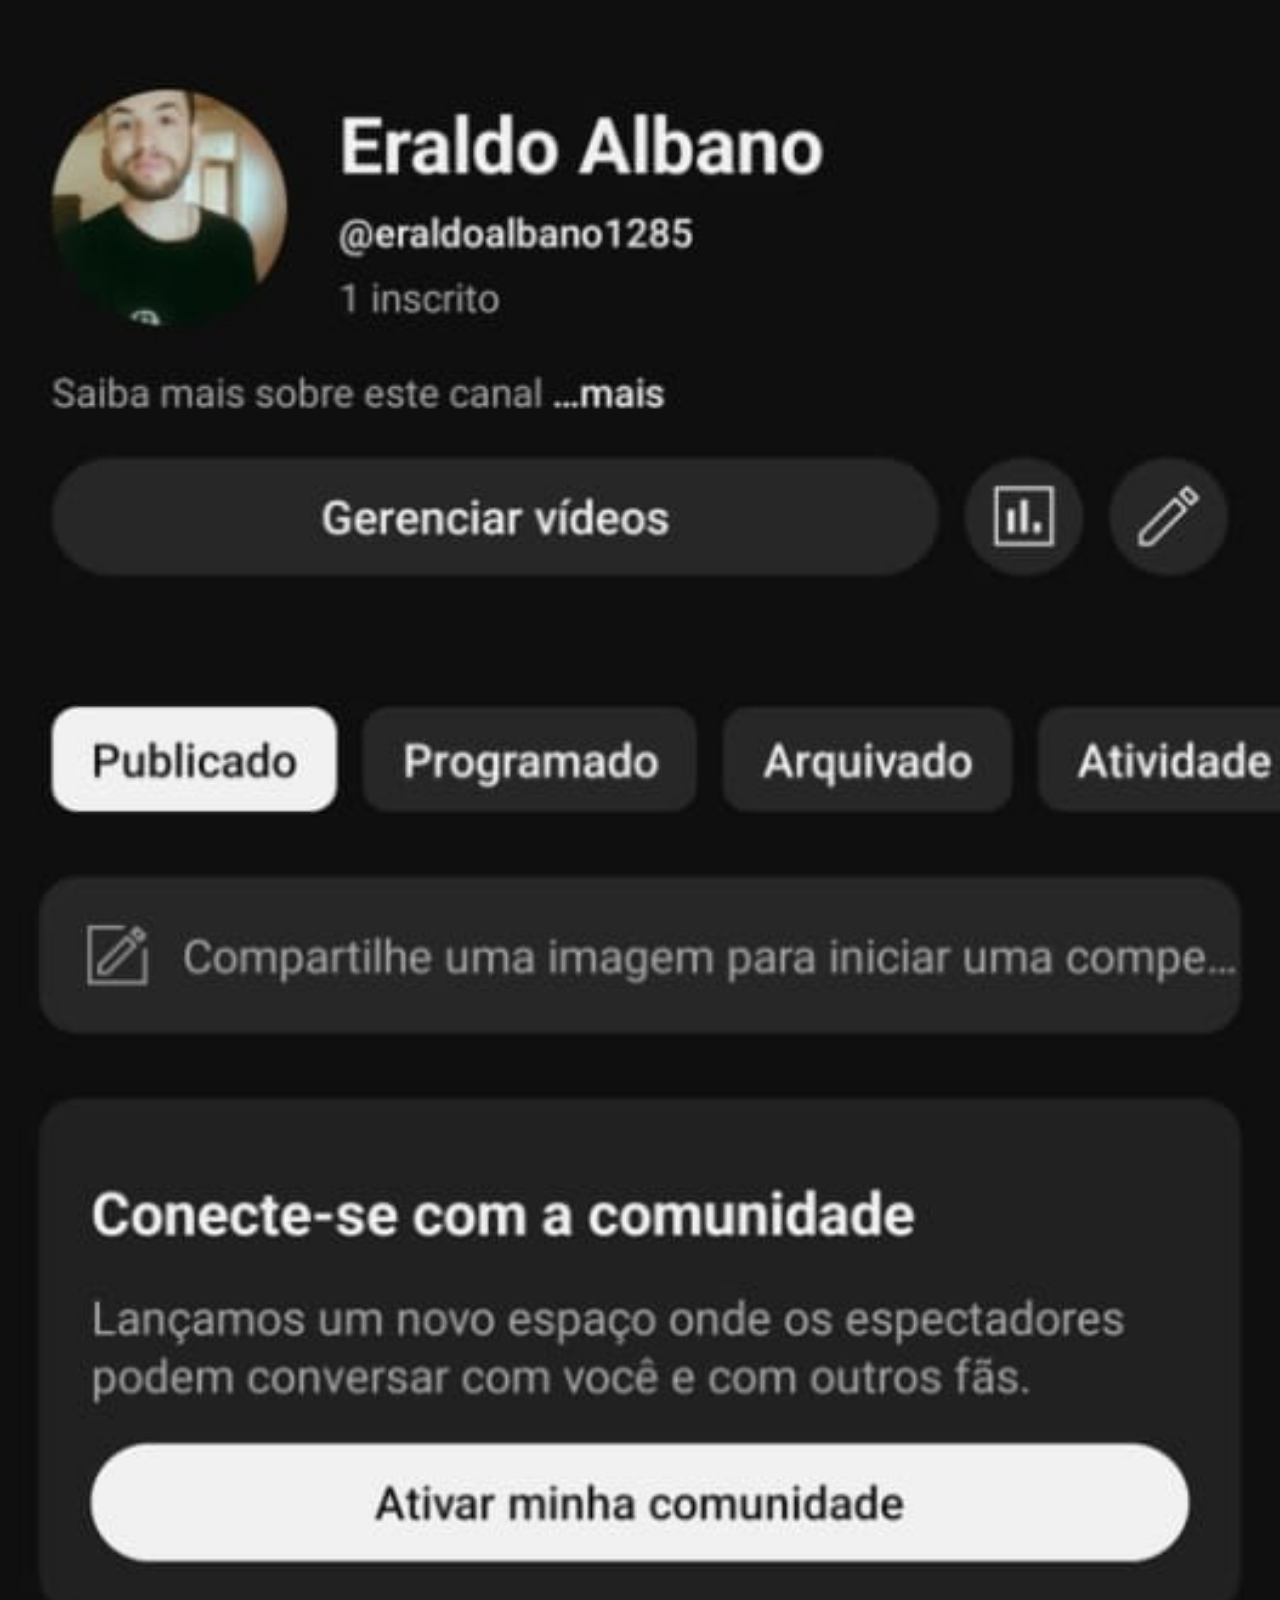
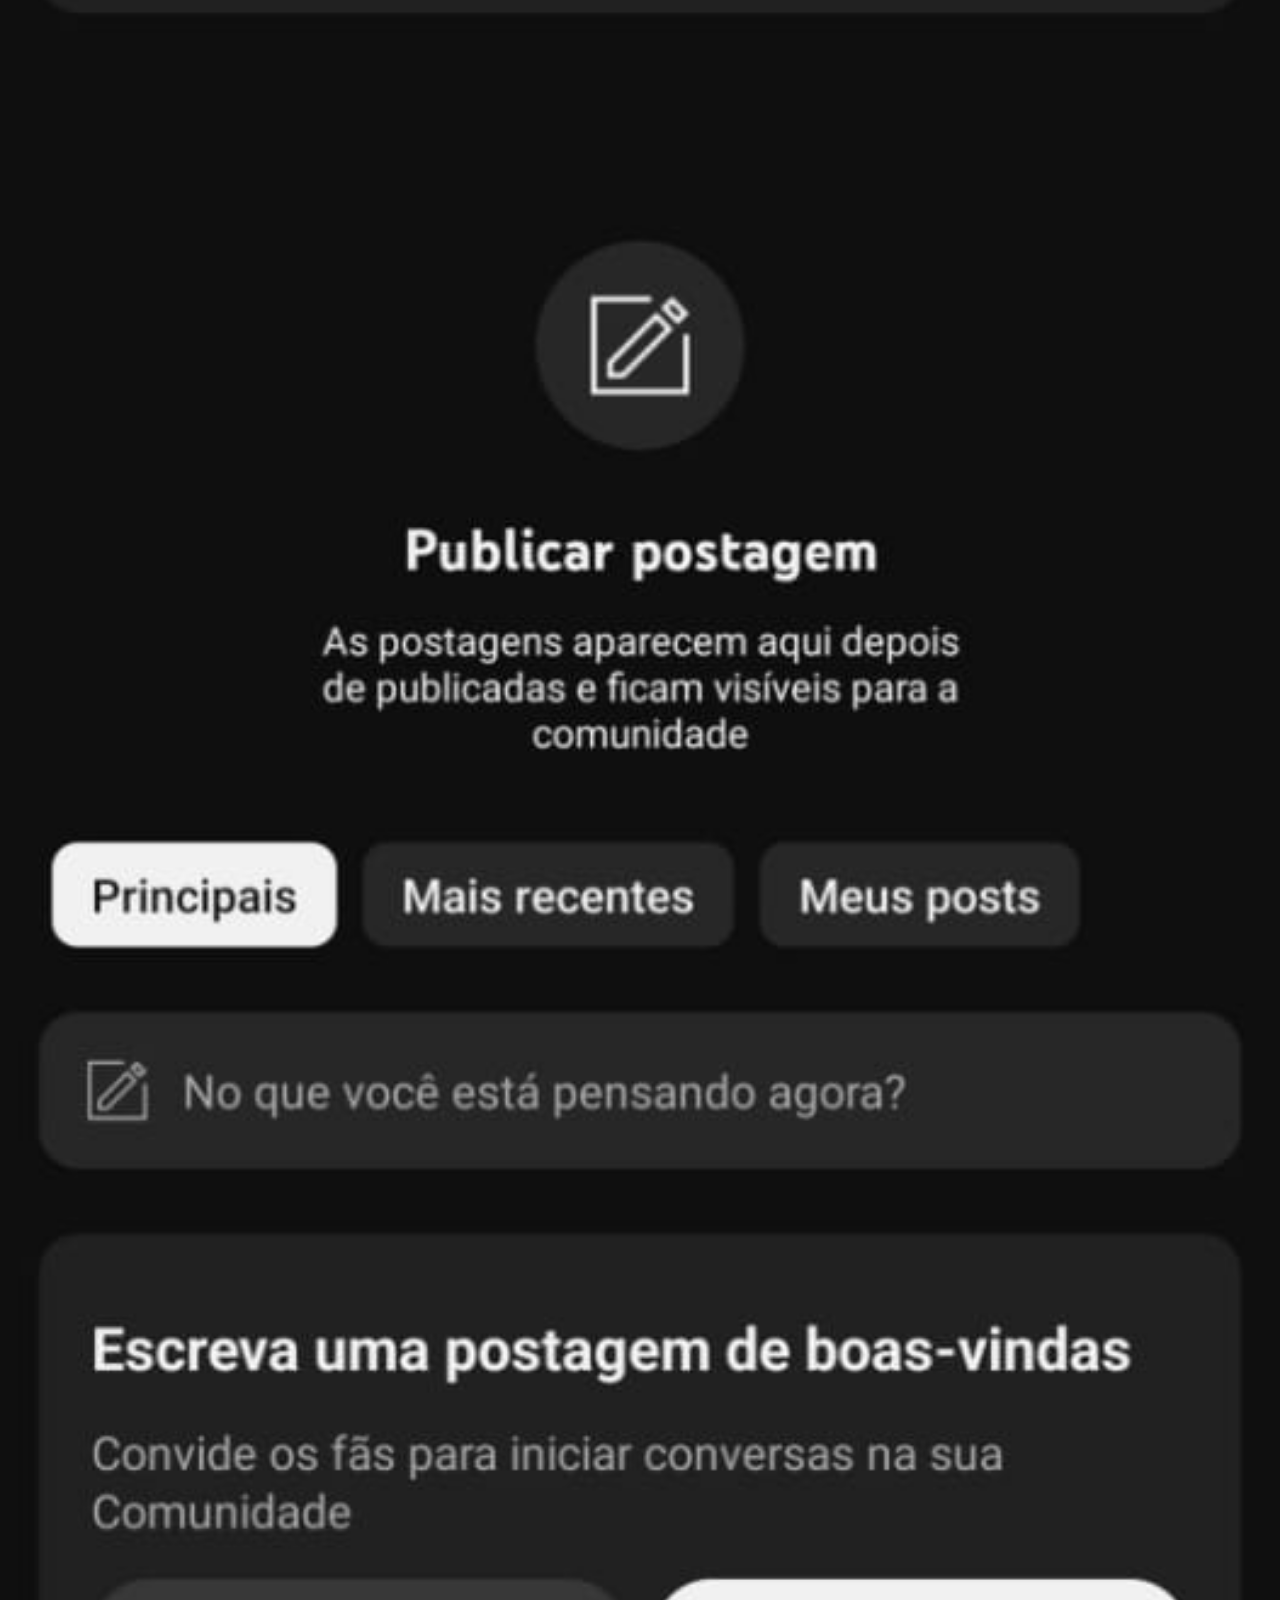
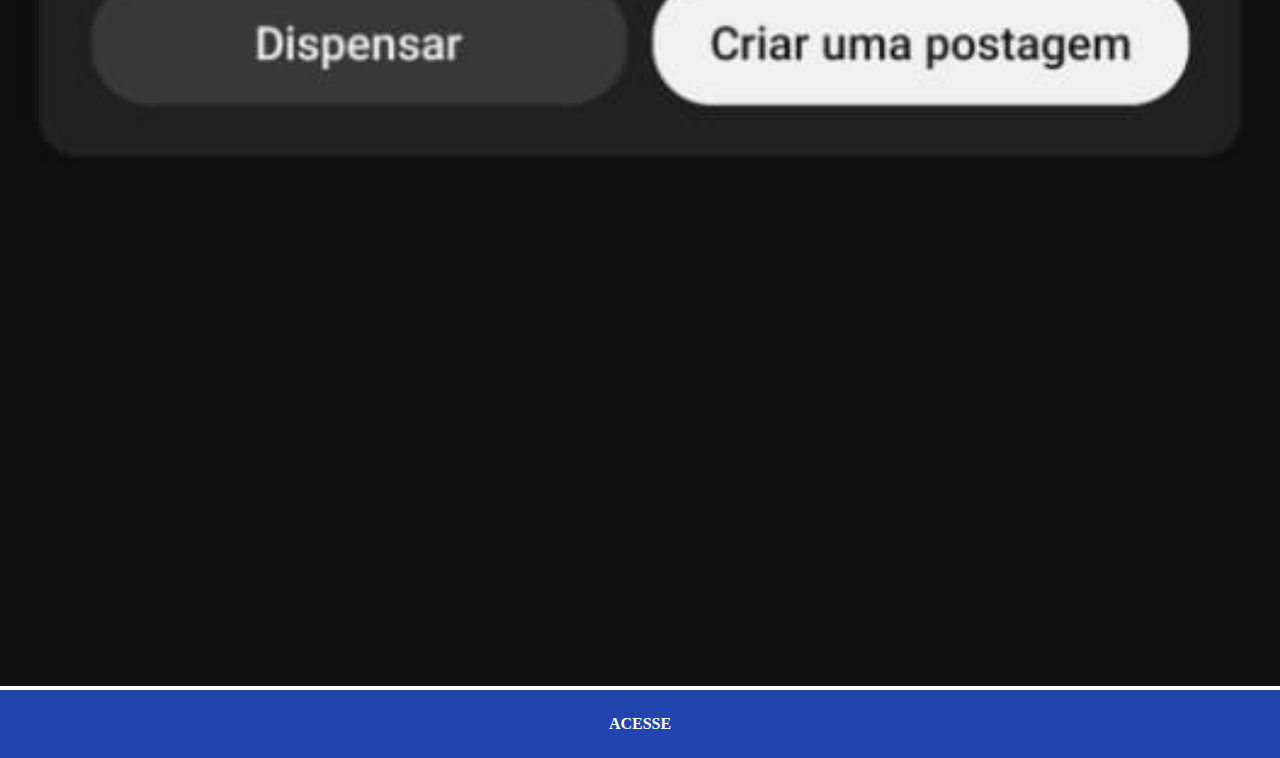
<file: youtube.html>
<!DOCTYPE html>
<html lang="pt-br">
<head>
    <meta charset="UTF-8">
    <meta name="viewport" content="width=device-width, initial-scale=1.0">
    <link rel="stylesheet" href="estilos/redes.css">
    <title>YouTube</title>
</head>
<body>
    <img src="imagens/youtube.jpg" alt="YouTube">
    <a href="https://www.youtube.com/@eraldoalbano1285" target="_blank">ACESSE</a>
</body>
</html>
</file>
<file: estilos/style.css>
@charset "UTF-8";

* {
    margin: 0px;
    padding: 0px;
    font-family: Arial, Helvetica, sans-serif;
}

html, body {
    width: 100vw;
    height: 100vh;
    background-color: black;
}

body {
    background: url('../imagens/fundo-madeira.jpg');
    background-repeat: no-repeat;
    background-position: top center;
    background-size: cover;
    background-attachment: fixed;
}

main {
    position: relative;
    height: 100vh;
}

section#fone {
    background: url('../imagens/frame-iphone.png');
    position: absolute;
    top: 50%;
    left: 50%;
    transform: translate(-50%, -50%);
    height: 627px;
    width: 311px;
    background-repeat: no-repeat;
}

iframe#tela {
    position: relative;
    top: 80px;
    left: 22px;
    width: 267px;
    height: 471px;
}

section#social {
    text-align: left;
}

section#social img {
    border-radius: 50%;
    margin: 20px;
    padding: 10px;
}
</file>
<file: estilos/redes.css>
@charset "UTF-8";

* {
    margin: 0px;
    padding: 0px;
}

::-webkit-scrollbar { /* Copia do professor */ 
    width: 0px;
    height: 0px;
}

img{
    width: 100vw;
}

a {
    display: block;
    color: white;
    background-color: rgb(33, 68, 175);
    text-align: center;
    padding: 25px;
    text-decoration: none;
    font-weight: bolder;
}

a:hover {
    background-color: blue;
    text-decoration: underline;
}
</file>
